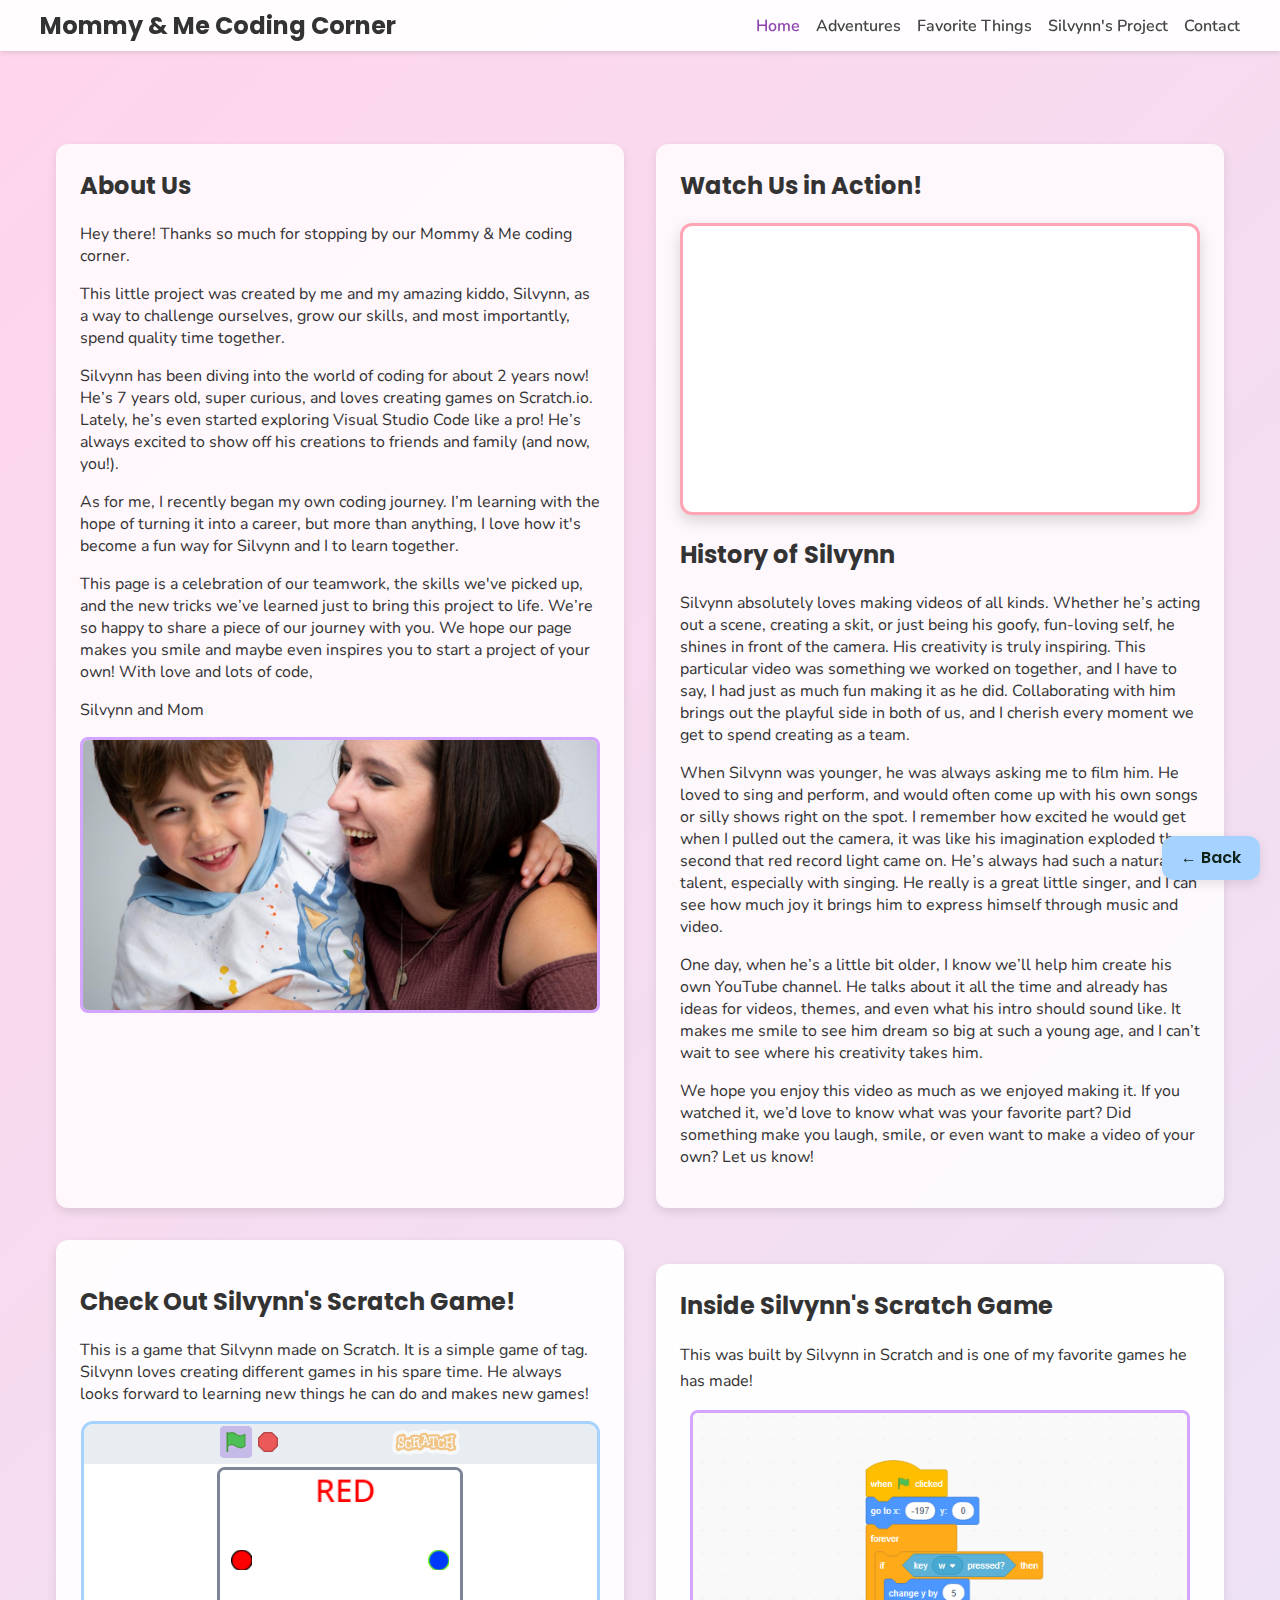
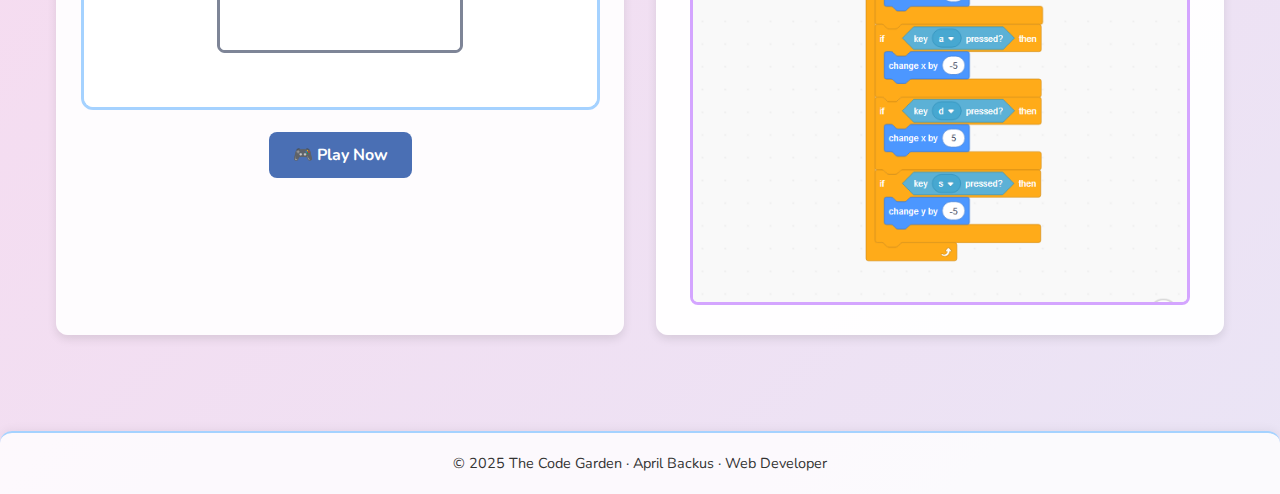
<file: index.html>
<!DOCTYPE html>
<html lang="en">

<head>
  <meta charset="utf-8"/>
  <meta name="viewport" content="width=device-width, initial-scale=1"/>
  <title>Mommy and Me Page</title>
  <link rel="stylesheet" href="style.css"/>
  <link href="https://fonts.googleapis.com/css2?family=Nunito:wght@300;400;700&family=Poppins:wght@600&display=swap" rel="stylesheet"/>
  <meta property="og:title" content="April Backus - Web Developer"/>
  <meta property="og:description" content="Mommy and Me Coding Project"/>
  <meta property="og:image" content="https://backusa920.github.io/MommyandMeWebsite/assets/momandsilvynn_resized_fb.jpg"/>
  <meta property="og:url" content="https://backusa920.github.io/MommyandMeWebsite/index.html"/>
  <meta property="og:type" content="website"/>
</head>

<body>
  <nav class="navbar">
    <div class="nav-content">
      <h1>Mommy & Me Coding Corner</h1>
      <ul>
        <li><a href="index.html" class="active">Home</a></li>
        <li><a href="adventures.html">Adventures</a></li>
        <li><a href="favorite-things.html">Favorite Things</a></li>
        <li><a href="silvynn-project/index.html">Silvynn's Project</a></li>
        <li><a href="contact.html">Contact</a></li>
      </ul>
    </div>
  </nav>

  <main class="container">
    <section class="about">
      <h2>About Us</h2>
      <p>Hey there! Thanks so much for stopping by our Mommy & Me coding corner.</p>
      <p>This little project was created by me and my amazing kiddo, Silvynn, as a way to challenge ourselves, grow our skills, and most importantly, spend quality time together.</p>
      <p>Silvynn has been diving into the world of coding for about 2 years now! He’s 7 years old, super curious, and loves creating games on Scratch.io. Lately, he’s even started exploring Visual Studio Code like a pro! He’s always excited to show off his creations to friends and family (and now, you!).</p>
      <p>As for me, I recently began my own coding journey. I’m learning with the hope of turning it into a career, but more than anything, I love how it's become a fun way for Silvynn and I to learn together.</p>
      <p>This page is a celebration of our teamwork, the skills we've picked up, and the new tricks we’ve learned just to bring this project to life. We’re so happy to share a piece of our journey with you. We hope our page makes you smile and maybe even inspires you to start a project of your own! With love and lots of code,</p>
      <p>Silvynn and Mom</p>
      <div class="photo-wrapper">
        <img class="photo" src="./assets/momandsilvynn_resized_fb.jpg" alt="Mom and Son Smiling Together" />
      </div>
    </section>

    <section class="video">
      <h2>Watch Us in Action!</h2>
      <div class="video-wrapper">
        <iframe src="https://www.youtube.com/embed/_lO_4Ksfh6E" title="YouTube video" frameborder="0" allowfullscreen></iframe>
      </div>
      <h2>History of Silvynn</h2>
      <p>Silvynn absolutely loves making videos of all kinds. Whether he’s acting out a scene, creating a skit, or just being his goofy, fun-loving self, he shines in front of the camera. His creativity is truly inspiring. This particular video was something we worked on together, and I have to say, I had just as much fun making it as he did. Collaborating with him brings out the playful side in both of us, and I cherish every moment we get to spend creating as a team.</p>
      <p>When Silvynn was younger, he was always asking me to film him. He loved to sing and perform, and would often come up with his own songs or silly shows right on the spot. I remember how excited he would get when I pulled out the camera, it was like his imagination exploded the second that red record light came on. He’s always had such a natural talent, especially with singing. He really is a great little singer, and I can see how much joy it brings him to express himself through music and video.</p>
      <p>One day, when he’s a little bit older, I know we’ll help him create his own YouTube channel. He talks about it all the time and already has ideas for videos, themes, and even what his intro should sound like. It makes me smile to see him dream so big at such a young age, and I can’t wait to see where his creativity takes him.</p>
      <p>We hope you enjoy this video as much as we enjoyed making it. If you watched it, we’d love to know what was your favorite part? Did something make you laugh, smile, or even want to make a video of your own? Let us know!</p>
    </section>

    <section class="scratch-project">
      <h2>Check Out Silvynn's Scratch Game!</h2>
      <p>This is a game that Silvynn made on Scratch. It is a simple game of tag. Silvynn loves creating different games in his spare time. He always looks forward to learning new things he can do and makes new games!</p>

      <div class="scratch-wrapper" style="text-align: center;">
        <img src="./assets/scratchgame.png" alt="Preview of Silvynn's Scratch game" class="photo" style="max-width: 100%; border-radius: 12px; border: 3px solid #a5d2ff;" />
        <div style="margin-top: 1rem;">
          <a href="https://scratch.mit.edu/projects/1163755460/fullscreen/" target="_blank" class="play-button">🎮 Play Now</a>
        </div>
      </div>
    </section>

    <section class="scratch-info">
      <h2>Inside Silvynn's Scratch Game</h2>
      <p>This was built by Silvynn in Scratch and is one of my favorite games he has made!</p>
      <div class="photo-wrapper">
        <img class="photo" src="./assets/scratch.png" alt="Screenshot from Silvynn's Scratch game" width="500" />
      </div>
    </section>
  </main>

  <footer class="site-footer">
    <p>© 2025 The Code Garden · April Backus · Web Developer</p>
  </footer>

  <a href="javascript:history.back()" class="fixed-back-btn" title="Go Back">← Back</a>
</body>
</html>
</file>
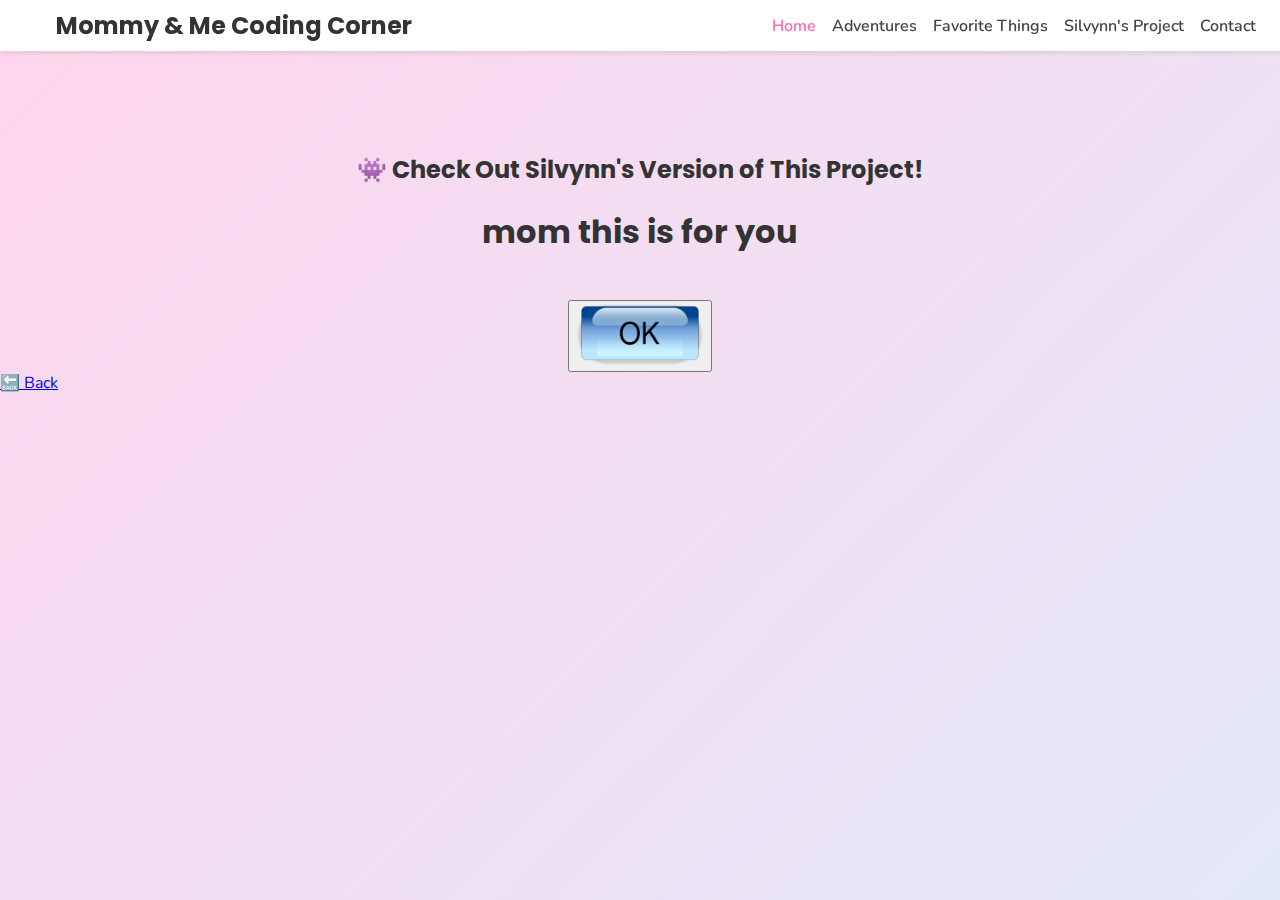
<file: silvynn-project/index.html>
<!DOCTYPE html>
<html lang="en">

  <head>
    <meta charset="utf-8">
    <meta name="viewport" content="width=device-width, initial-scale=1" />
    <title>Mommy and Me Page</title>
    <link rel="stylesheet" href="style.css">
    <link href="https://fonts.googleapis.com/css2?family=Nunito:wght@300;400;700&family=Poppins:wght@600&display=swap" rel="stylesheet">
  </head>

  <body>
  <nav class="navbar">
    <div class="nav-content">
      <h1>Mommy & Me Coding Corner</h1>
      <ul>
        <li><a href="../index.html" class="active">Home</a></li>
        <li><a href="../adventures.html">Adventures</a></li>
        <li><a href="../favorite-things.html">Favorite Things</a></li>
        <li><a href="silvynn-project/index.html">Silvynn's Project</a></li>
        <li><a href="../contact.html" class=>Contact</a></li>
      </ul>
    </div>
  </nav>
  <br>
  <br>
  <br>
  <br>
  <br>
  <br>
  

  <main class="project-container">
   <center> <h2>👾 Check Out Silvynn's Version of This Project!</h2>
     <h1><center>mom this is for you</h1></center>
        <center><br><a href="binder.html"><button><img src="./assets/hi.png" width="128px"></button></a></center>
    
  </main>
  <a href="../index.html" class="back-button" title="Back to Main Site">🔙 Back</a>

</body>
</html>
</file>
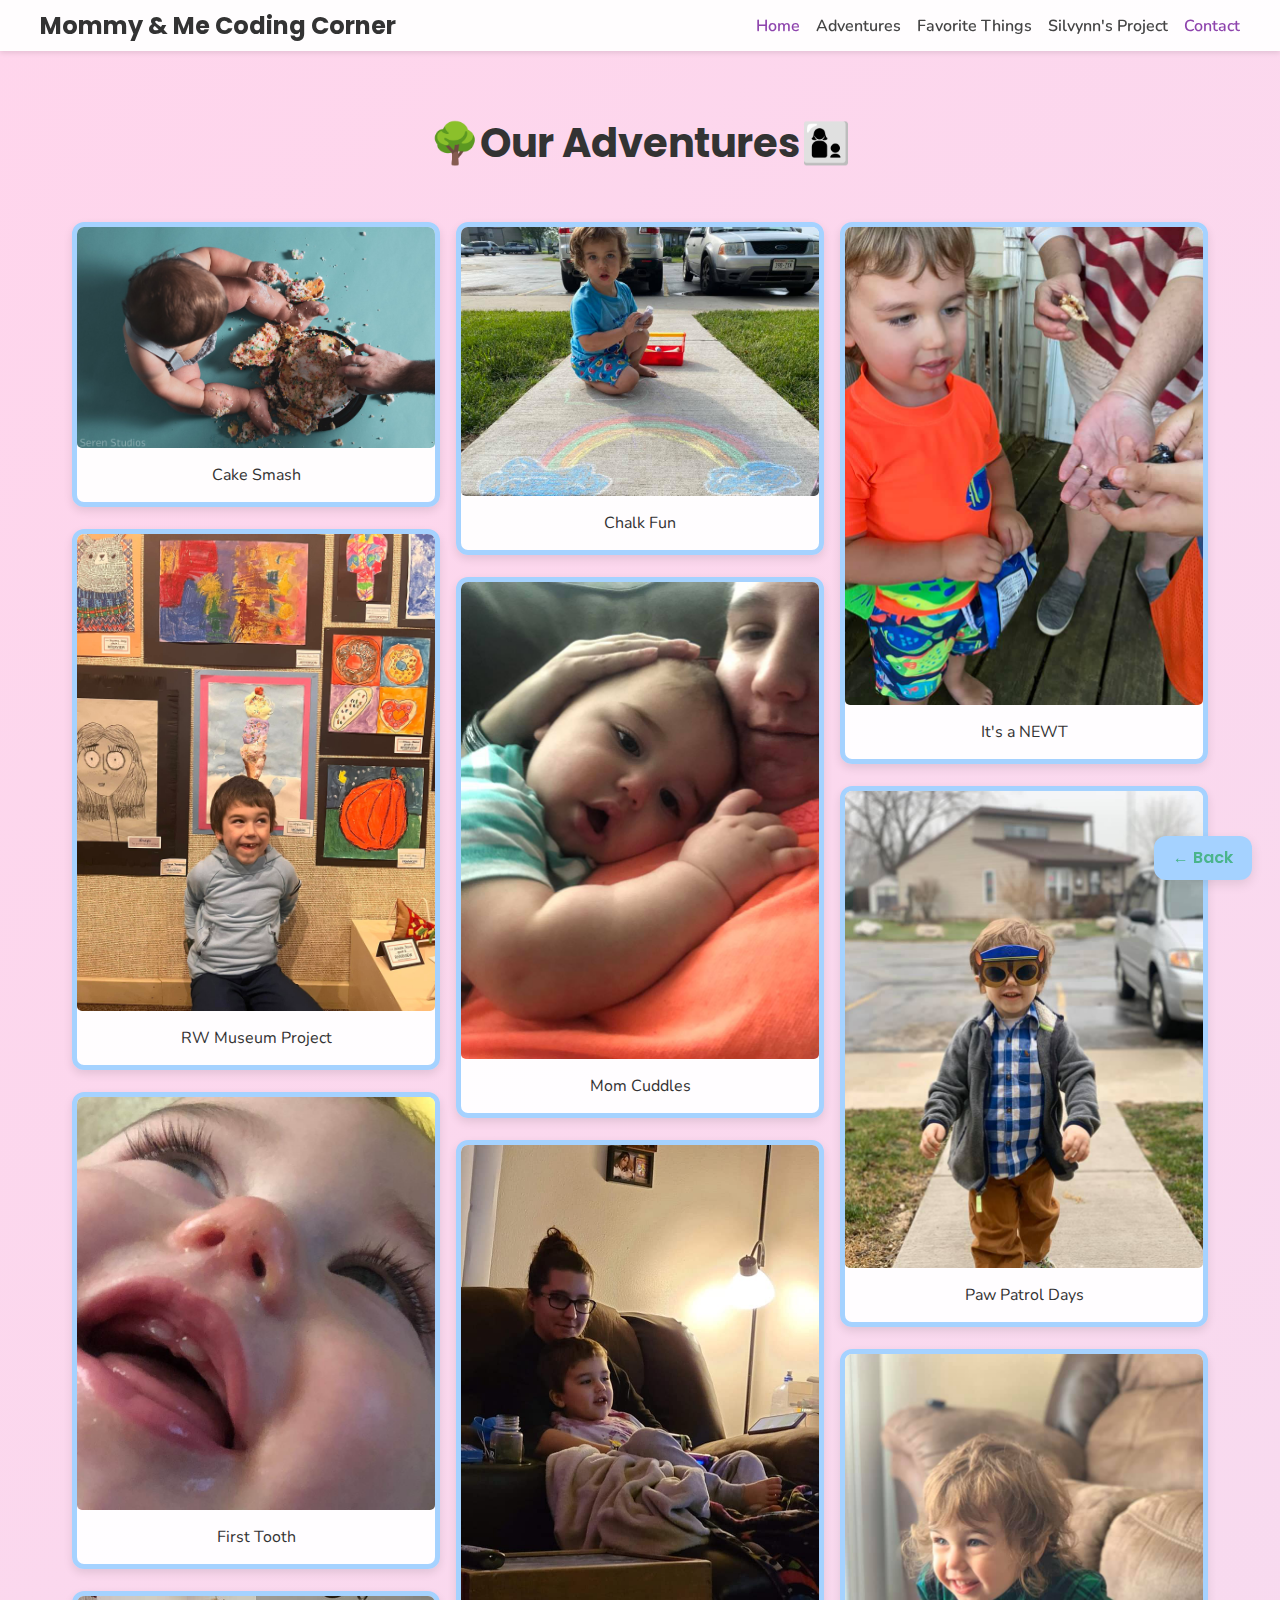
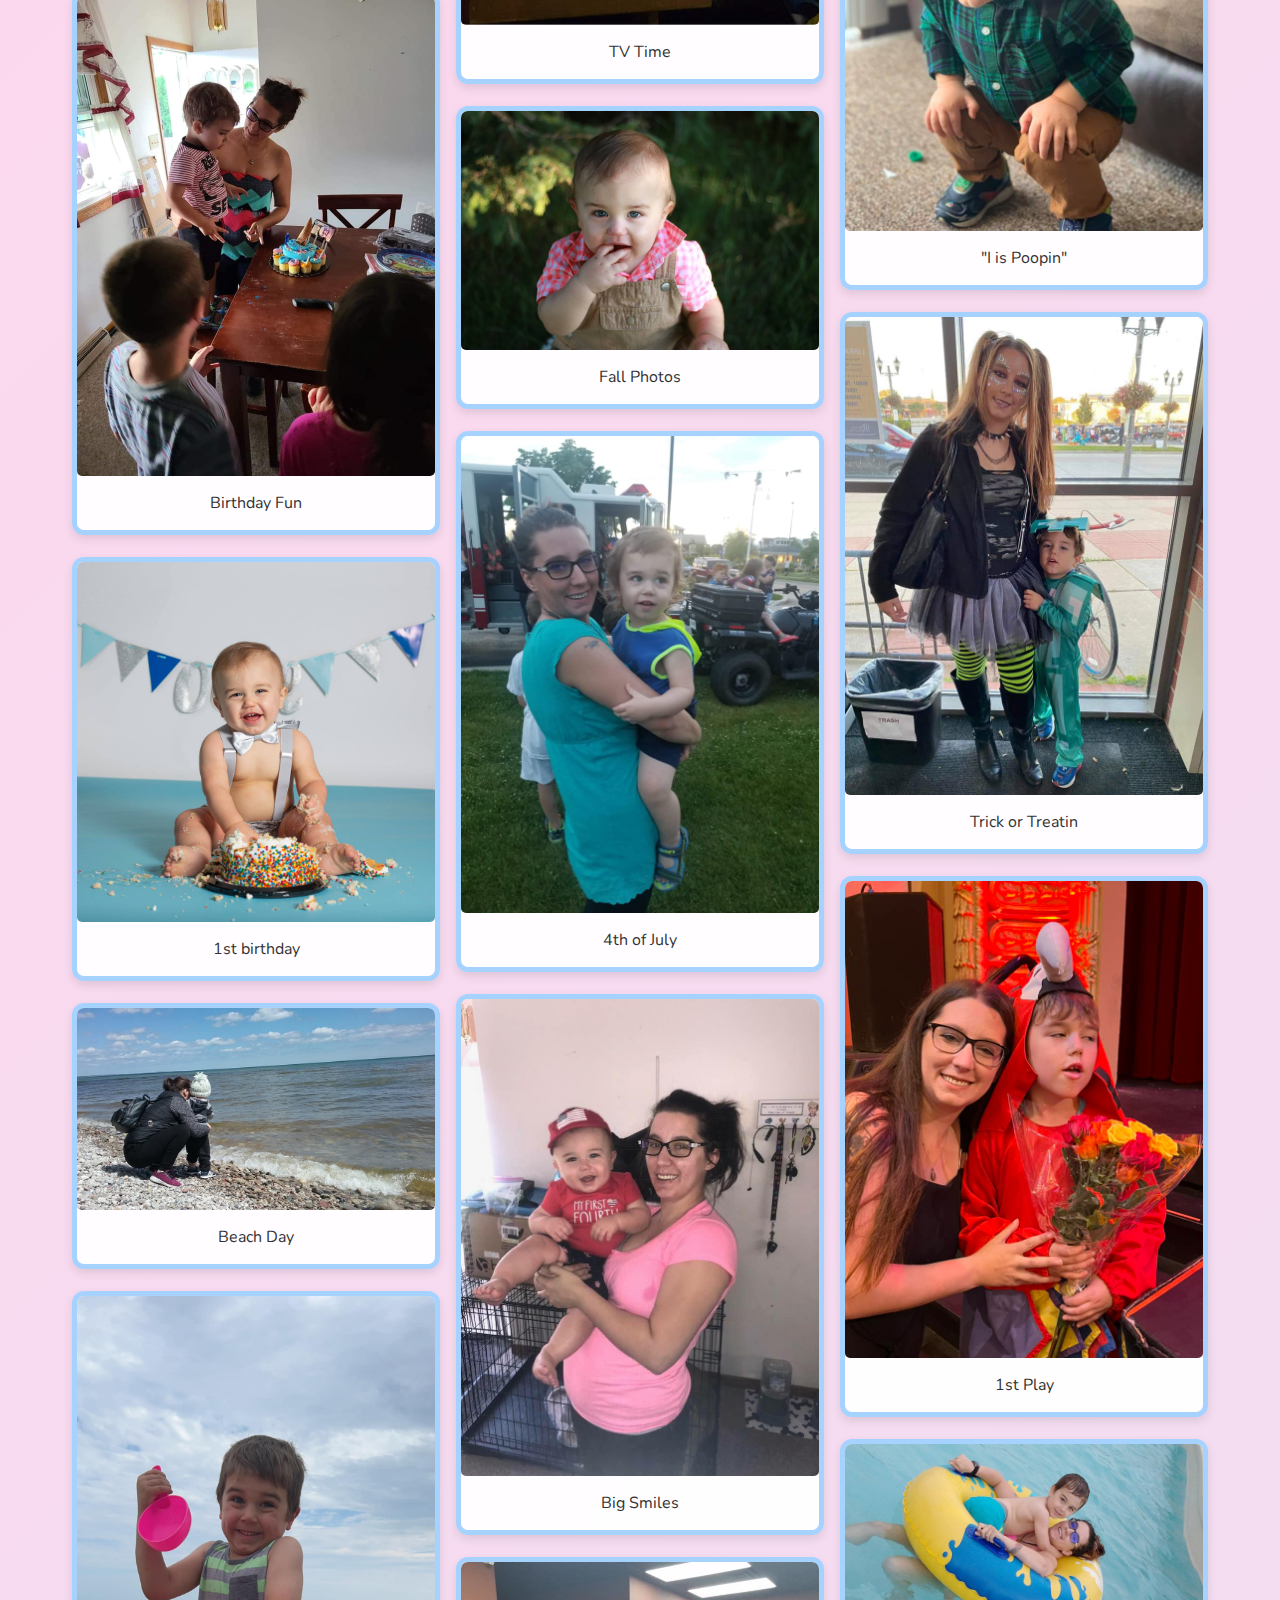
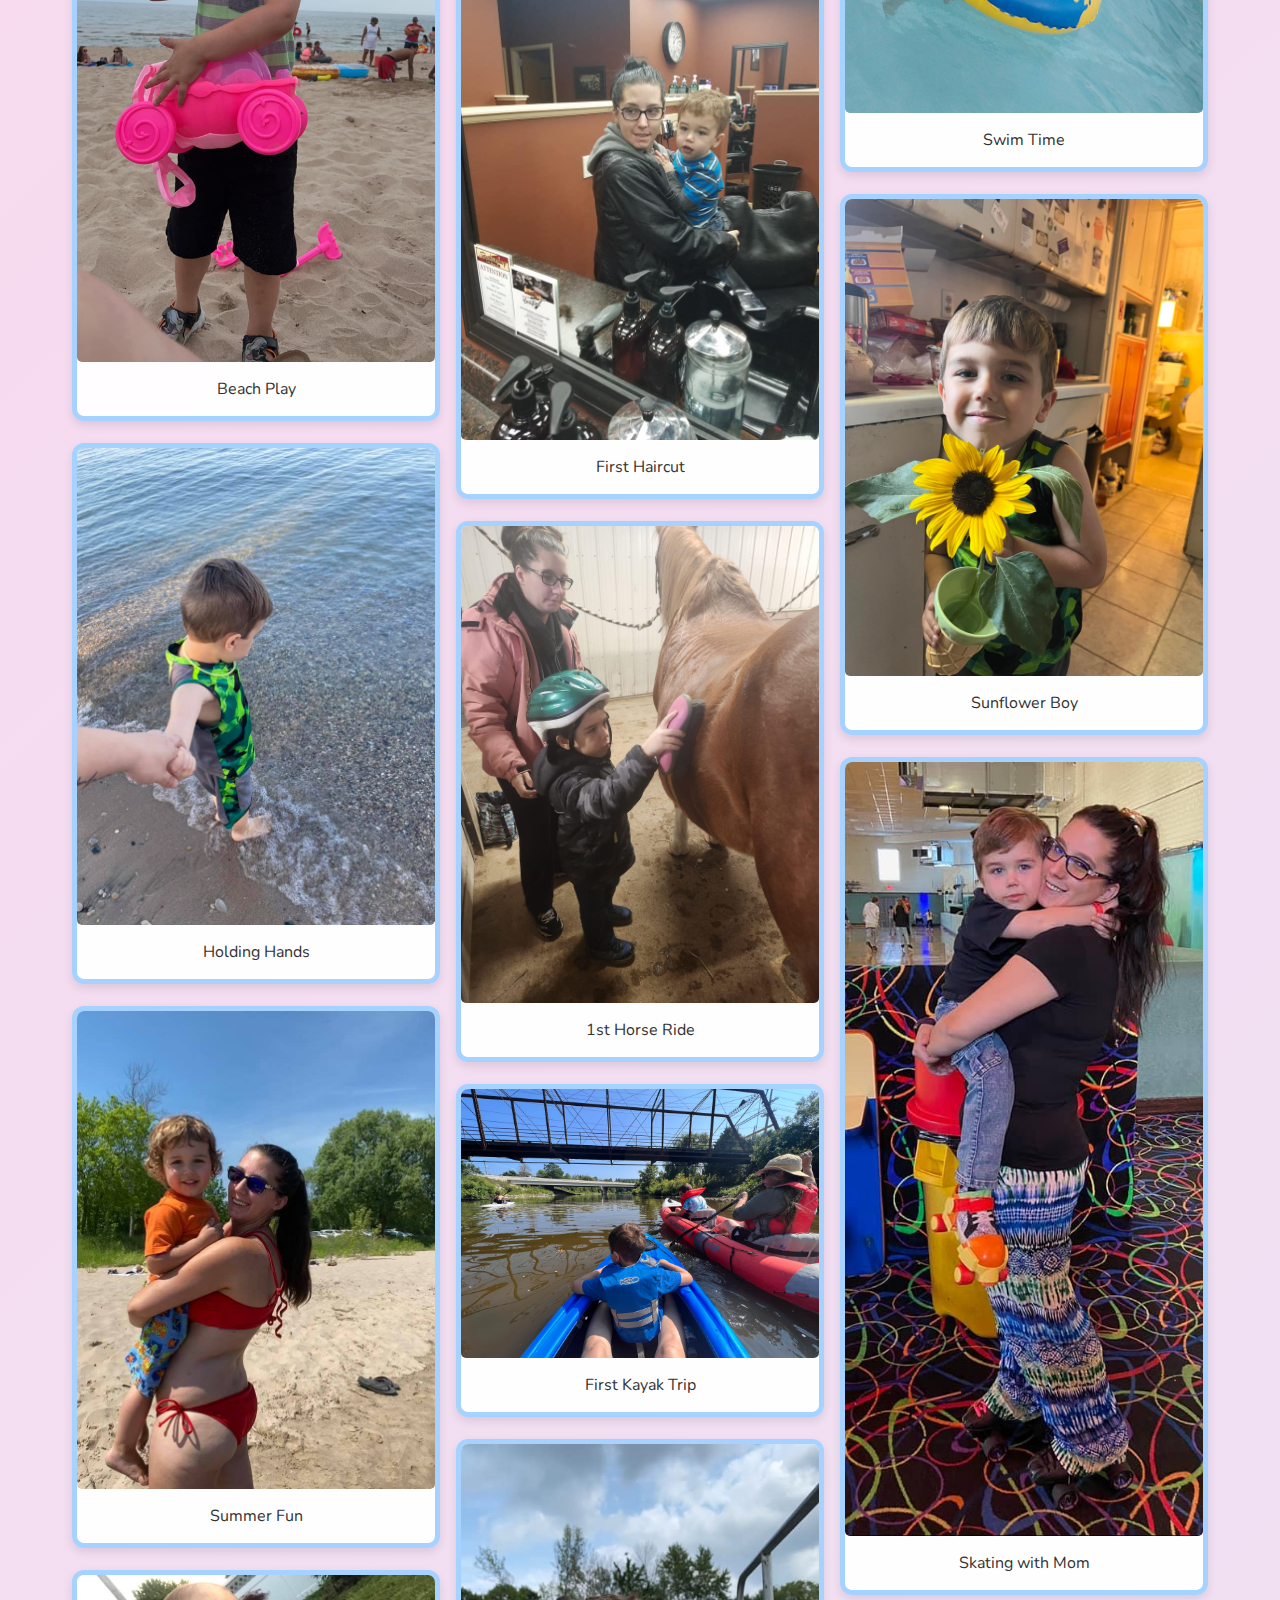
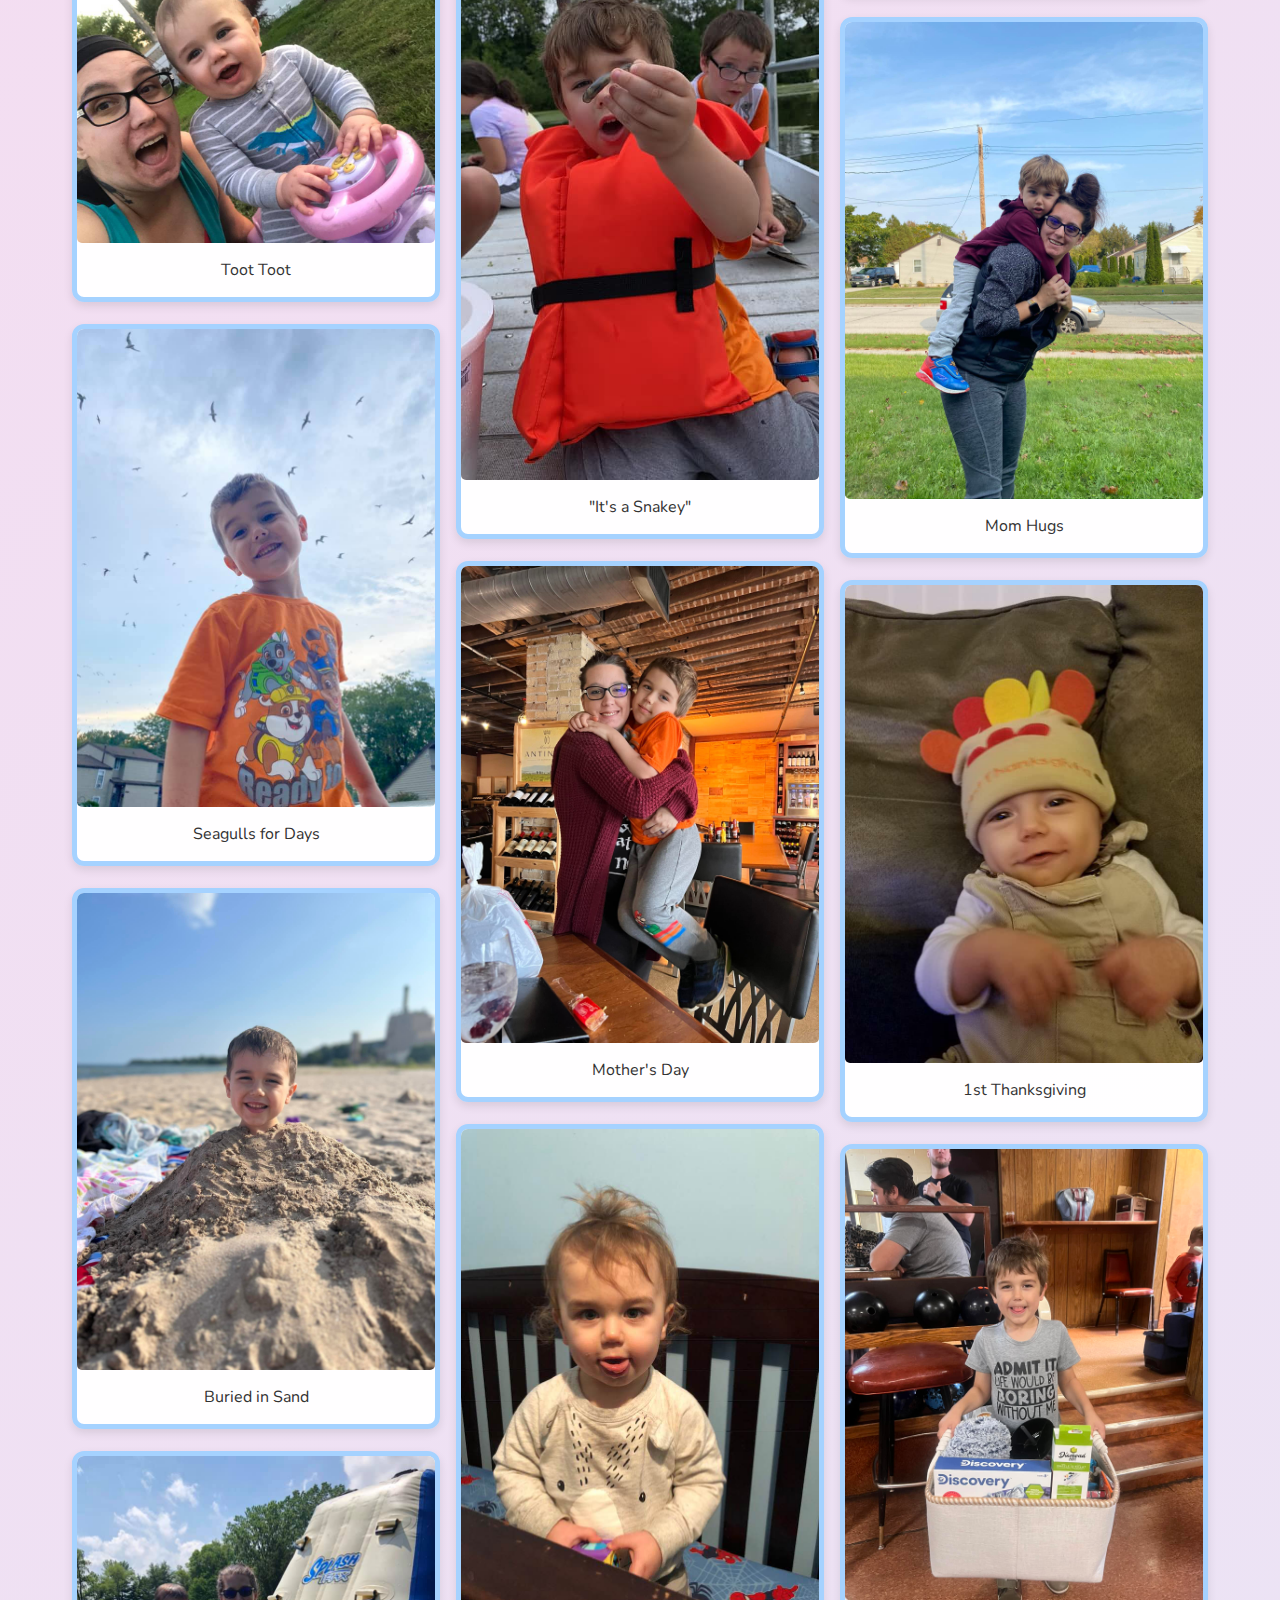
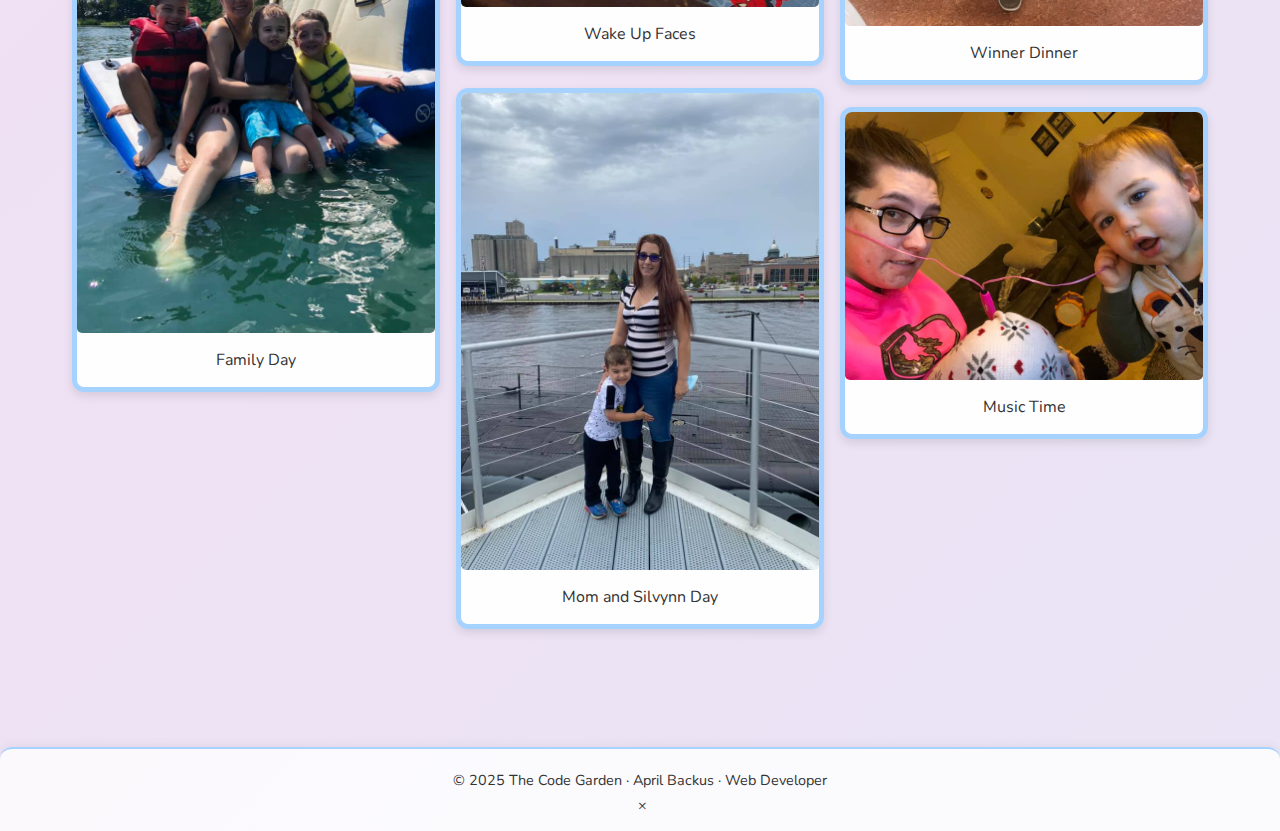
<file: adventures.html>
<!DOCTYPE html>
<html lang="en">
<head>
  <meta charset="UTF-8" />
  <meta name="viewport" content="width=device-width, initial-scale=1" />
  <title>Our Adventures</title>
  <link rel="stylesheet" href="style.css" />
  <link href="https://fonts.googleapis.com/css2?family=Nunito:wght@300;400;700&family=Poppins:wght@600&display=swap" rel="stylesheet">
</head>

<body>
  <nav class="navbar">
    <div class="nav-content">
      <h1>Mommy & Me Coding Corner</h1>
      <ul>
       <li><a href="index.html" class="active">Home</a></li>
        <li><a href="adventures.html">Adventures</a></li>
        <li><a href="favorite-things.html">Favorite Things</a></li>
        <li><a href="silvynn-project/index.html">Silvynn's Project</a></li>
        <li><a href="contact.html" class="active">Contact</a></li>
      </ul>
    </div>
  </nav>

  <main class="gallery-container">
     <h2>🌳Our Adventures👩‍👦</h2>
  

      <div class="photo-grid">

      <div class="photo-card">
        <img src="assets/1stbday.jpg" alt="Adventure Photo 1" class="clickable" onclick="openLightbox(this.src)" />
        <p>Cake Smash</p>
      </div>

      <div class="photo-card">
        <img src="assets/1stprojectinmuseum.jpg" alt="Adventure Photo 2" class="clickable" onclick="openLightbox(this.src)" />
        <p>RW Museum Project</p>
      </div>

      <div class="photo-card">
        <img src="assets/1stteeth.jpg" alt="Adventure Photo 3" class="clickable" onclick="openLightbox(this.src)" />
        <p>First Tooth</p>
      </div>

      <div class="photo-card">
        <img src="assets/bday.jpg" alt="Adventure Photo 4" class="clickable" onclick="openLightbox(this.src)" />
        <p>Birthday Fun</p>
      </div>

      <div class="photo-card">
        <img src="assets/bday2.jpg" alt="Adventure Photo 5" class="clickable" onclick="openLightbox(this.src)" />
        <p>1st birthday</p>
      </div>

      <div class="photo-card">
        <img src="assets/beach2.jpg" alt="Adventure Photo 6" class="clickable" onclick="openLightbox(this.src)" />
        <p>Beach Day</p>
      </div>

      <div class="photo-card">
        <img src="assets/beachday.jpg" alt="Adventure Photo 7" class="clickable" onclick="openLightbox(this.src)" />
        <p>Beach Play</p>
      </div>

      <div class="photo-card">
        <img src="assets/beachdayhand.jpg" alt="Adventure Photo 8" class="clickable" onclick="openLightbox(this.src)" />
        <p>Holding Hands</p>
      </div>

      <div class="photo-card">
        <img src="assets/beachdays.jpg" alt="Adventure Photo 9" class="clickable" onclick="openLightbox(this.src)" />
        <p>Summer Fun</p>
      </div>

      <div class="photo-card">
        <img src="assets/beepbeep.jpg" alt="Adventure Photo 10" class="clickable" onclick="openLightbox(this.src)" />
        <p>Toot Toot</p>
      </div>

      <div class="photo-card">
        <img src="assets/birdsbeachday.jpg" alt="Adventure Photo 11" class="clickable" onclick="openLightbox(this.src)" />
        <p>Seagulls for Days</p>
      </div>

      <div class="photo-card">
        <img src="assets/buried in the sand.jpg" alt="Adventure Photo 12" class="clickable" onclick="openLightbox(this.src)" />
        <p>Buried in Sand</p>
      </div>

      <div class="photo-card">
        <img src="assets/camping.jpg" alt="Adventure Photo 13" class="clickable" onclick="openLightbox(this.src)" />
        <p>Family Day</p>
      </div>

      <div class="photo-card">
        <img src="assets/chalk.jpg" alt="Adventure Photo 14" class="clickable" onclick="openLightbox(this.src)" />
        <p>Chalk Fun</p>
      </div>

      <div class="photo-card">
        <img src="assets/chunk.jpg" alt="Adventure Photo 15" class="clickable" onclick="openLightbox(this.src)" />
        <p>Mom Cuddles</p>
      </div>

      <div class="photo-card">
        <img src="assets/cuddletime.jpg" alt="Adventure Photo 16" class="clickable" onclick="openLightbox(this.src)" />
        <p>TV Time</p>
      </div>

      <div class="photo-card">
        <img src="assets/cute.jpg" alt="Adventure Photo 17" class="clickable" onclick="openLightbox(this.src)" />
        <p>Fall Photos</p>
      </div>

      <div class="photo-card">
        <img src="assets/event.jpg" alt="Adventure Photo 18" class="clickable" onclick="openLightbox(this.src)" />
        <p>4th of July</p>
      </div>

      <div class="photo-card">
        <img src="assets/first4th.jpg" alt="Adventure Photo 19" class="clickable" onclick="openLightbox(this.src)" />
        <p>Big Smiles</p>
      </div>

      <div class="photo-card">
        <img src="assets/firsthaircut.jpg" alt="Adventure Photo 20" class="clickable" onclick="openLightbox(this.src)" />
        <p>First Haircut</p>
      </div>

      <div class="photo-card">
        <img src="assets/firsthorsebackride.jpg" alt="Adventure Photo 21" class="clickable" onclick="openLightbox(this.src)" />
        <p>1st Horse Ride</p>
      </div>

      <div class="photo-card">
        <img src="assets/firsttimekayak.jpg" alt="Adventure Photo 22" class="clickable" onclick="openLightbox(this.src)" />
        <p>First Kayak Trip</p>
      </div>

      <div class="photo-card">
        <img src="assets/fishing2.jpg" alt="Adventure Photo 23" class="clickable" onclick="openLightbox(this.src)" />
        <p>"It's a Snakey"</p>
      </div>

      <div class="photo-card">
        <img src="assets/mothersday.jpg" alt="Adventure Photo 24" class="clickable" onclick="openLightbox(this.src)" />
        <p>Mother's Day</p>
      </div>

      <div class="photo-card">
        <img src="assets/goodmorningfaces.jpg" alt="Adventure Photo 25" class="clickable" onclick="openLightbox(this.src)" />
        <p>Wake Up Faces</p>
      </div>

      <div class="photo-card">
        <img src="assets/muesumdays.jpg" alt="Adventure Photo 26" class="clickable" onclick="openLightbox(this.src)" />
        <p>Mom and Silvynn Day</p>
      </div>

      <div class="photo-card">
        <img src="assets/newt.jpg" alt="Adventure Photo 27" class="clickable" onclick="openLightbox(this.src)" />
        <p>It's a NEWT</p>
      </div>

      <div class="photo-card">
        <img src="assets/pawpatril.jpg" alt="Adventure Photo 28" class="clickable" onclick="openLightbox(this.src)" />
        <p>Paw Patrol Days</p>
      </div>

      <div class="photo-card">
        <img src="assets/poopin2.jpg" alt="Adventure Photo 29" class="clickable" onclick="openLightbox(this.src)" />
        <p>"I is Poopin"</p>
      </div>

      <div class="photo-card">
        <img src="assets/trickortreating.jpg" alt="Adventure Photo 30" class="clickable" onclick="openLightbox(this.src)" />
        <p>Trick or Treatin</p>
      </div>

      <div class="photo-card">
        <img src="assets/yourfirstplay.jpg" alt="Adventure Photo 31" class="clickable" onclick="openLightbox(this.src)" />
        <p>1st Play</p>
      </div>

      <div class="photo-card">
        <img src="assets/pooltime.jpg" alt="Adventure Photo 32" class="clickable" onclick="openLightbox(this.src)" />
        <p>Swim Time</p>
      </div>

      <div class="photo-card">
        <img src="assets/sunflower.jpg" alt="Adventure Photo 33" class="clickable" onclick="openLightbox(this.src)" />
        <p>Sunflower Boy</p>
      </div>

      <div class="photo-card">
        <img src="assets/skatingwithmom.jpg" alt="Adventure Photo 34" class="clickable" onclick="openLightbox(this.src)" />
        <p>Skating with Mom</p>
      </div>

      <div class="photo-card">
        <img src="assets/us.jpg" alt="Adventure Photo 35" class="clickable" onclick="openLightbox(this.src)" />
        <p>Mom Hugs</p>
      </div>

      <div class="photo-card">
        <img src="assets/thanks.jpg" alt="Adventure Photo 36" class="clickable" onclick="openLightbox(this.src)" />
        <p>1st Thanksgiving</p>
      </div>

      <div class="photo-card">
        <img src="assets/winningbowlingbasket.jpg" alt="Adventure Photo 37" class="clickable" onclick="openLightbox(this.src)" />
        <p>Winner Dinner</p>
      </div>
      
      <div class="photo-card">
        <img src="assets/music.jpg" alt="Adventure Photo 38" class="clickable" onclick="openLightbox(this.src)" />
        <p>Music Time</p>
      </div>
    </div>

    
  </main>

  <script src="script.js"></script>

  <footer class="site-footer">
  <p>© 2025 The Code Garden · April Backus · Web Developer</p>
  

  <a href="javascript:history.back()" class="fixed-back-btn" title="Go Back">← Back</a>

  <div id="lightbox" class="lightbox" onclick="closeLightbox()">
    <img id="lightbox-img" class="lightbox-content" />
    <span class="close-btn">&times;</span>
  </div>

</body>
</html>
</file>
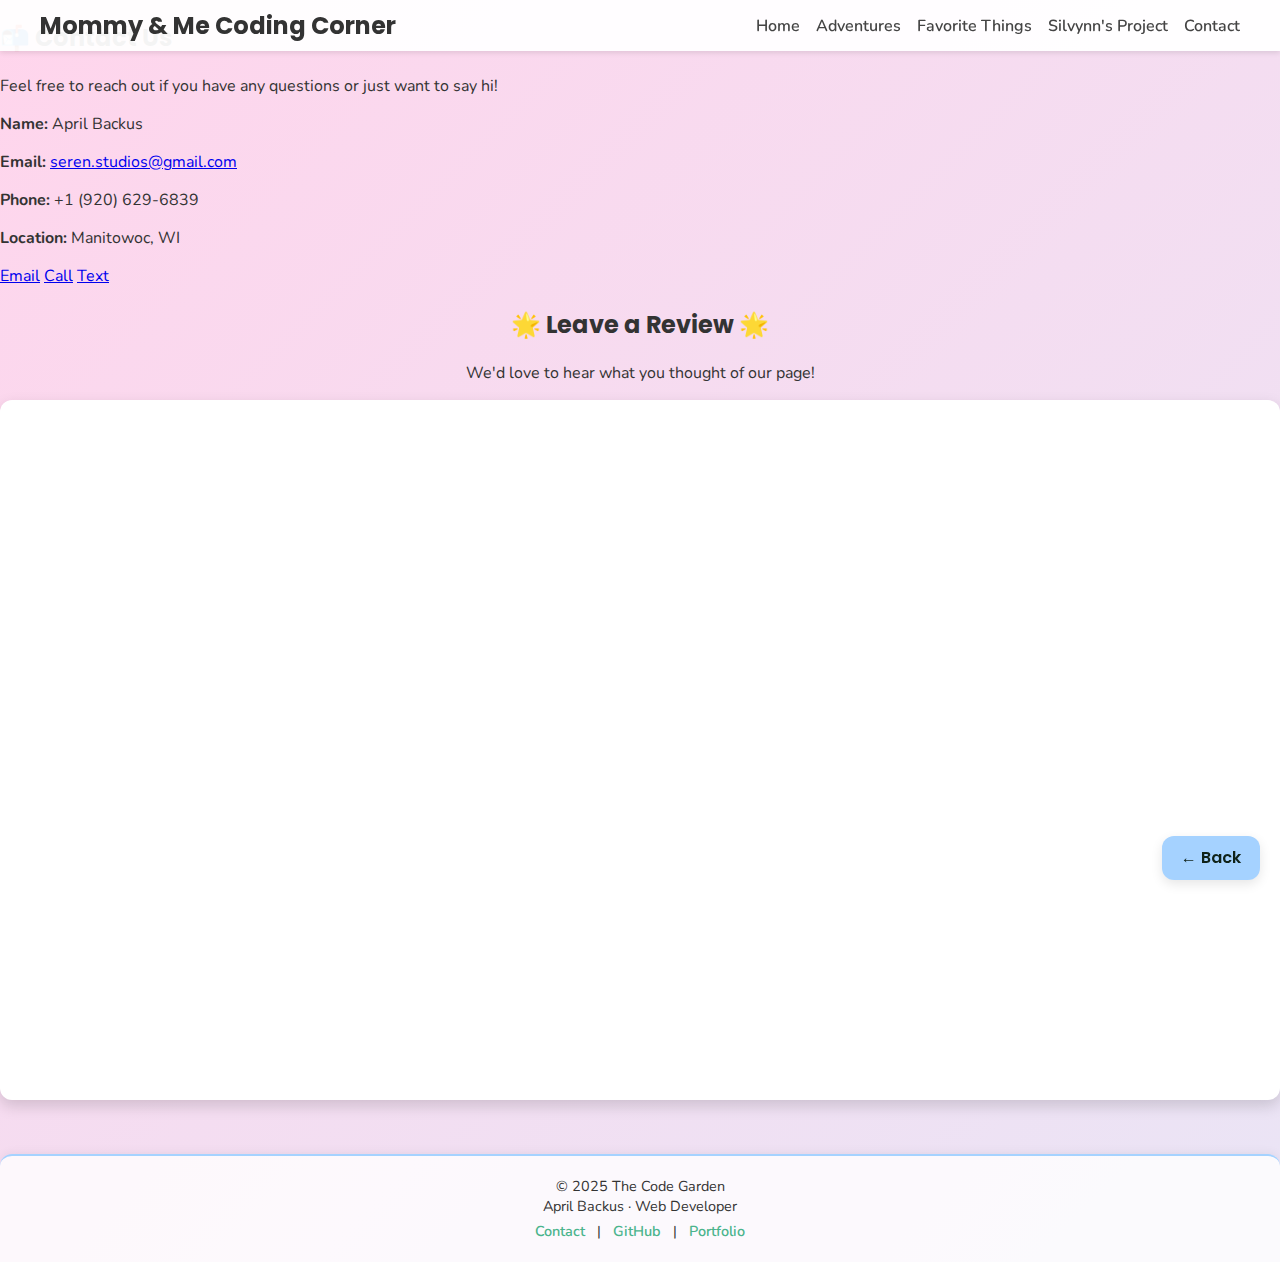
<file: contact.html>
<!DOCTYPE html>
<html lang="en">

<head>
  <meta charset="UTF-8" />
  <meta name="viewport" content="width=device-width, initial-scale=1" />
  <title>Contact Us</title>
  <link rel="stylesheet" href="style.css" />
  <link href="https://fonts.googleapis.com/css2?family=Nunito:wght@300;400;700&family=Poppins:wght@600&display=swap" rel="stylesheet">
</head>

<body>
  <nav class="navbar">
    <div class="nav-content">
      <h1>Mommy & Me Coding Corner</h1>
      <ul>
        <li><a href="index.html">Home</a></li>
        <li><a href="adventures.html">Adventures</a></li>
        <li><a href="favorite-things.html">Favorite Things</a></li>
        <li><a href="silvynn-project/index.html">Silvynn's Project</a></li>
        <li><a href="contact.html" class=>Contact</a></li>
      </ul>
    </div>
  </nav>

    <section class="contact-box">
  <h2>📬 Contact Us</h2>
  <p class="intro-text">Feel free to reach out if you have any questions or just want to say hi!</p>
  
  <section class="contact-info">
    <p><strong>Name:</strong> April Backus</p>
    <p><strong>Email:</strong> <a href="mailto:seren.studios@gmail.com">seren.studios@gmail.com</a></p>
    <p><strong>Phone:</strong> +1 (920) 629-6839</p>
    <p><strong>Location:</strong> Manitowoc, WI</p>
  </section>

    
    <div class="contact-bar">
        <div class="contact-buttons">
        <a href="mailto:seren.studios@gmail.com" class="contact-btn">Email</a>
        <a href="tel:+19206296839" class="contact-btn">Call</a>
        <a href="sms:+19206296839" class="contact-btn">Text</a>
        </div>
    </div>
    </section>

    <section class="review-section">
    <div style="text-align: center;">
        <h2>🌟 Leave a Review 🌟</h2>
        <p>We'd love to hear what you thought of our page!</p>
    
    </div>
    <div class="google-form-wrapper">
        <iframe src="https://docs.google.com/forms/d/e/1FAIpQLSf6MjmwWlAjw6h9lHlWEl7vChi11LRQPmytKTDkY9hRdVIfuA/viewform?embedded=true" width="100%" height="700" frameborder="0" marginheight="0" marginwidth="0">Loading…</iframe>
    </div>
    </section>
  

  <footer class="site-footer">
    <p>© 2025 The Code Garden <br> April Backus · Web Developer</p>
    <p>
      <a href="mailto:seren.studios@gmail.com">Contact</a> |
      <a href="https://github.com/BackusA920" target="_blank">GitHub</a> |
      <a href="https://github.com/BackusA920/portfolio" target="_blank">Portfolio</a>
    </p>
  </footer>

  <a href="javascript:history.back()" class="fixed-back-btn" title="Go Back">← Back</a>

  <script>
    function rateSite(emoji) {
      const response = document.getElementById('rating-response');
      response.textContent = `Thank you for your feedback! You rated us: ${emoji}`;
    }
  </script>
</body>

</html>
</file>
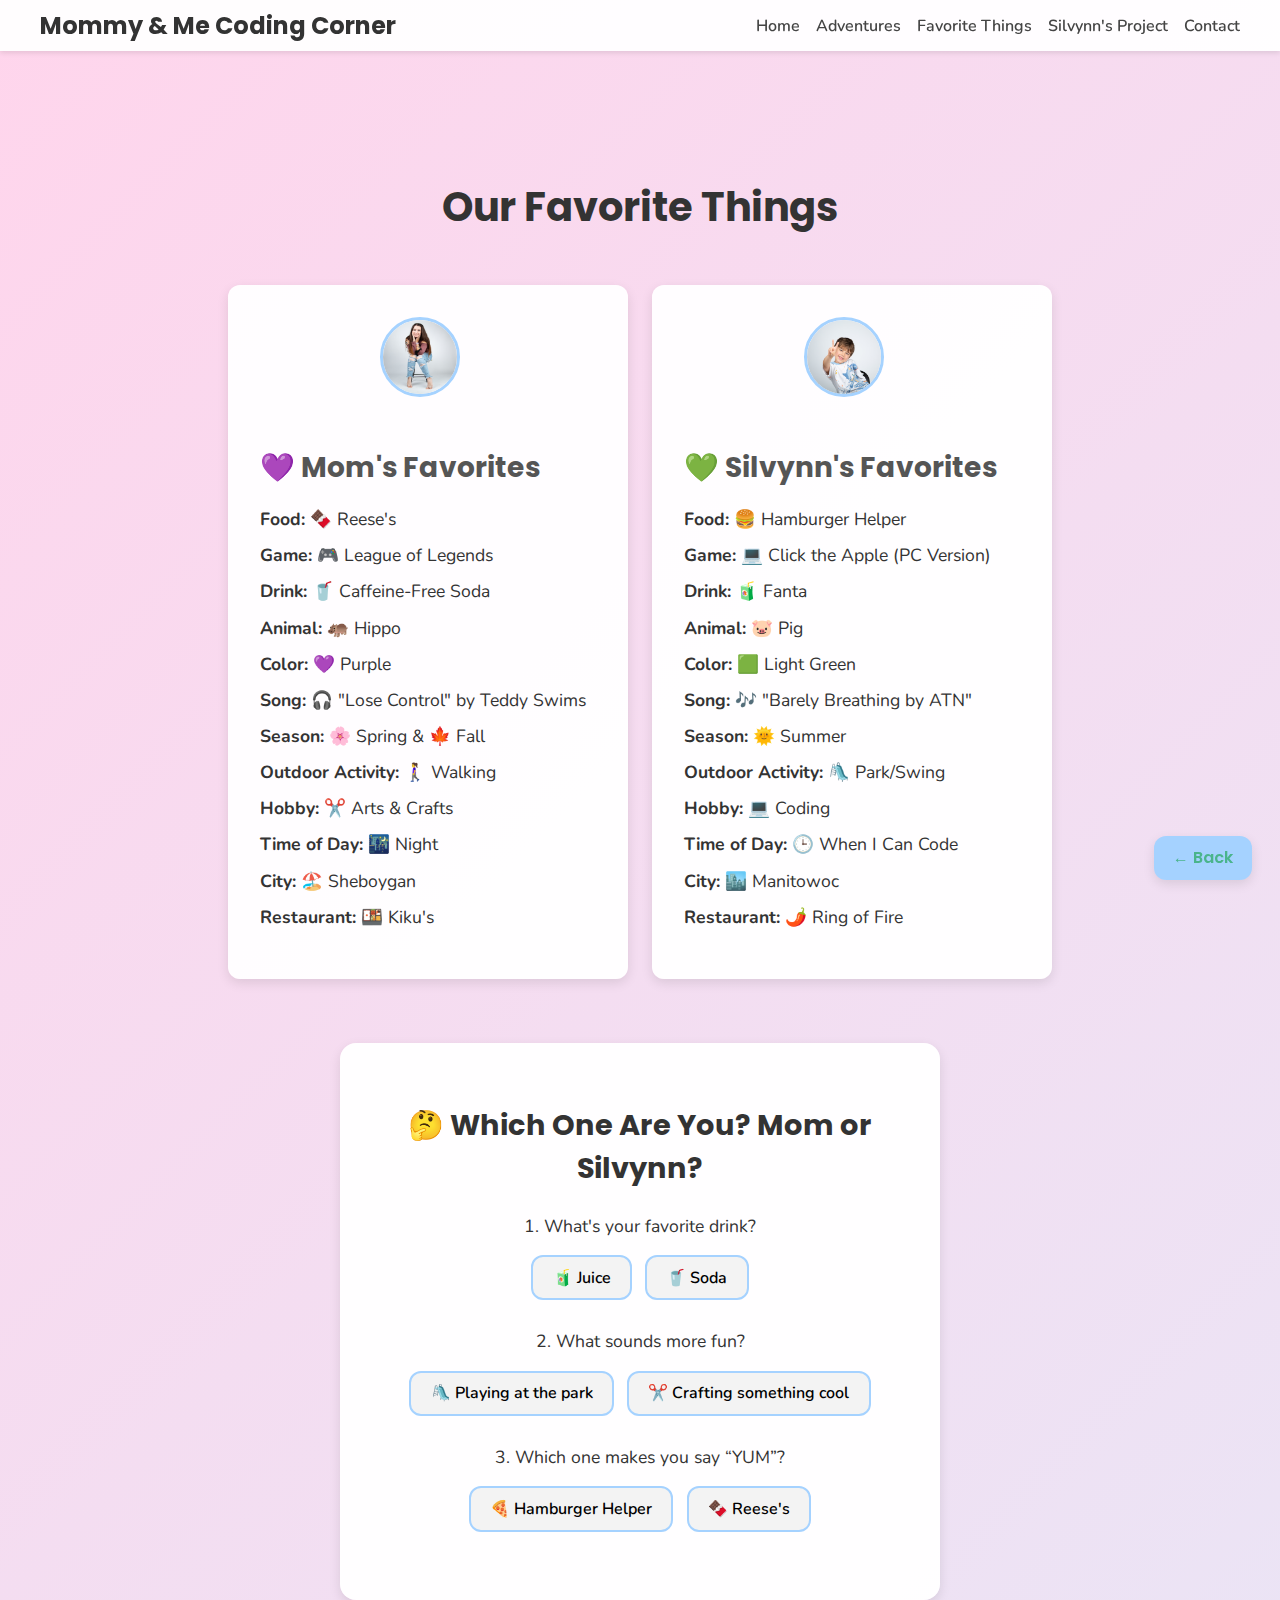
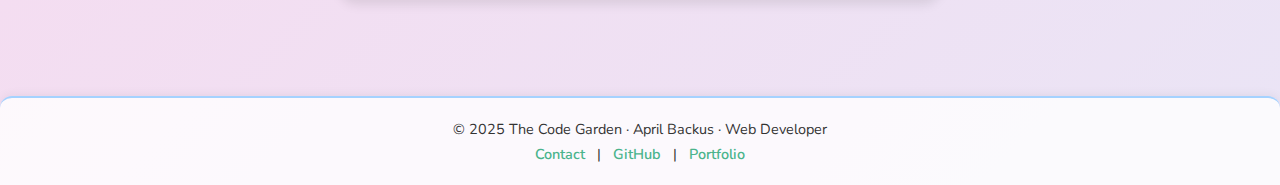
<file: favorite-things.html>
<!DOCTYPE html>
<html lang="en">
<head>
  <meta charset="UTF-8" />
  <meta name="viewport" content="width=device-width, initial-scale=1" />
  <title>Favorite Things</title>
  <link rel="stylesheet" href="style.css" />
  <link href="https://fonts.googleapis.com/css2?family=Nunito:wght@300;400;700&family=Poppins:wght@600&display=swap" rel="stylesheet">
</head>

<body>
  <nav class="navbar">
    <div class="nav-content">
      <h1>Mommy & Me Coding Corner</h1>
      <ul>
        <li><a href="index.html">Home</a></li>
        <li><a href="adventures.html">Adventures</a></li>
        <li><a href="favorite-things.html" class=>Favorite Things</a></li>
        <li><a href="silvynn-project/index.html">Silvynn's Project</a></li>
        <li><a href="contact.html" class=>Contact</a></li>
      </ul>
    </div>
  </nav>

  <main class="favorites-container">
    <h2 class="favorites-heading">Our Favorite Things</h2>

    <div class="favorites-grid">
      <section class="favorite-card">
        <img src="assets/Mommy.jpg" class="avatar" id="mom-avatar" alt="Mom's photo">
        <h3>💜 Mom's Favorites</h3>
        <ul>
          <li><strong>Food:</strong> 🍫 Reese's</li>
          <li><strong>Game:</strong> 🎮 League of Legends</li>
          <li><strong>Drink:</strong> 🥤 Caffeine-Free Soda</li>
          <li><strong>Animal:</strong> 🦛 Hippo</li>
          <li><strong>Color:</strong> 💜 Purple</li>
          <li><strong>Song:</strong> 🎧 "Lose Control" by Teddy Swims</li>
          <li><strong>Season:</strong> 🌸 Spring & 🍁 Fall</li>
          <li><strong>Outdoor Activity:</strong> 🚶‍♀️ Walking</li>
          <li><strong>Hobby:</strong> ✂️ Arts & Crafts</li>
          <li><strong>Time of Day:</strong> 🌃 Night</li>
          <li><strong>City:</strong> 🏖️ Sheboygan</li>
          <li><strong>Restaurant:</strong> 🍱 Kiku's</li>
        </ul>
      </section>

      <section class="favorite-card">
        <img src="assets/Silvynn.jpg" class="avatar" id="silvynn-avatar" alt="Silvynn's photo">
        <h3>💚 Silvynn's Favorites</h3>
        <ul>
          <li><strong>Food:</strong> 🍔 Hamburger Helper</li>
          <li><strong>Game:</strong> 💻 Click the Apple (PC Version)</li>
          <li><strong>Drink:</strong> 🧃 Fanta</li>
          <li><strong>Animal:</strong> 🐷 Pig</li>
          <li><strong>Color:</strong> 🟩 Light Green</li>
          <li><strong>Song:</strong> 🎶 "Barely Breathing by ATN"</li>
          <li><strong>Season:</strong> 🌞 Summer</li>
          <li><strong>Outdoor Activity:</strong> 🛝 Park/Swing</li>
          <li><strong>Hobby:</strong> 💻 Coding</li>
          <li><strong>Time of Day:</strong> 🕒 When I Can Code</li>
          <li><strong>City:</strong> 🏙️ Manitowoc</li>
          <li><strong>Restaurant:</strong> 🌶️ Ring of Fire</li>
        </ul>
      </section>
    </div>

    <div class="personality-quiz">
      <h3>🤔 Which One Are You? Mom or Silvynn?</h3>

      <div class="quiz-question">
        <p>1. What's your favorite drink?</p>
        <button data-team="silvynn">🧃 Juice</button>
        <button data-team="mom">🥤 Soda</button>
      </div>

      <div class="quiz-question">
        <p>2. What sounds more fun?</p>
        <button data-team="silvynn">🛝 Playing at the park</button>
        <button data-team="mom">✂️ Crafting something cool</button>
      </div>

      <div class="quiz-question">
        <p>3. Which one makes you say “YUM”?</p>
        <button data-team="silvynn">🍕 Hamburger Helper</button>
        <button data-team="mom">🍫 Reese's</button>
      </div>

      <div class="quiz-result" id="quiz-result"></div>
    </div>
  </main>

  
  <script src="script.js"></script>
<footer class="site-footer">
  <p>© 2025 The Code Garden · April Backus · Web Developer</p>
  <p>
    <a href="mailto:seren.studios@gmail.com">Contact</a> |
    <a href="https://github.com/BackusA920" target="_blank">GitHub</a> |
    <a href="https://github.com/BackusA920/portfolio" target="_blank">Portfolio</a>
  </p>

  <a href="javascript:history.back()" class="fixed-back-btn" title="Go Back">← Back</a>

</body>
</html>
</file>
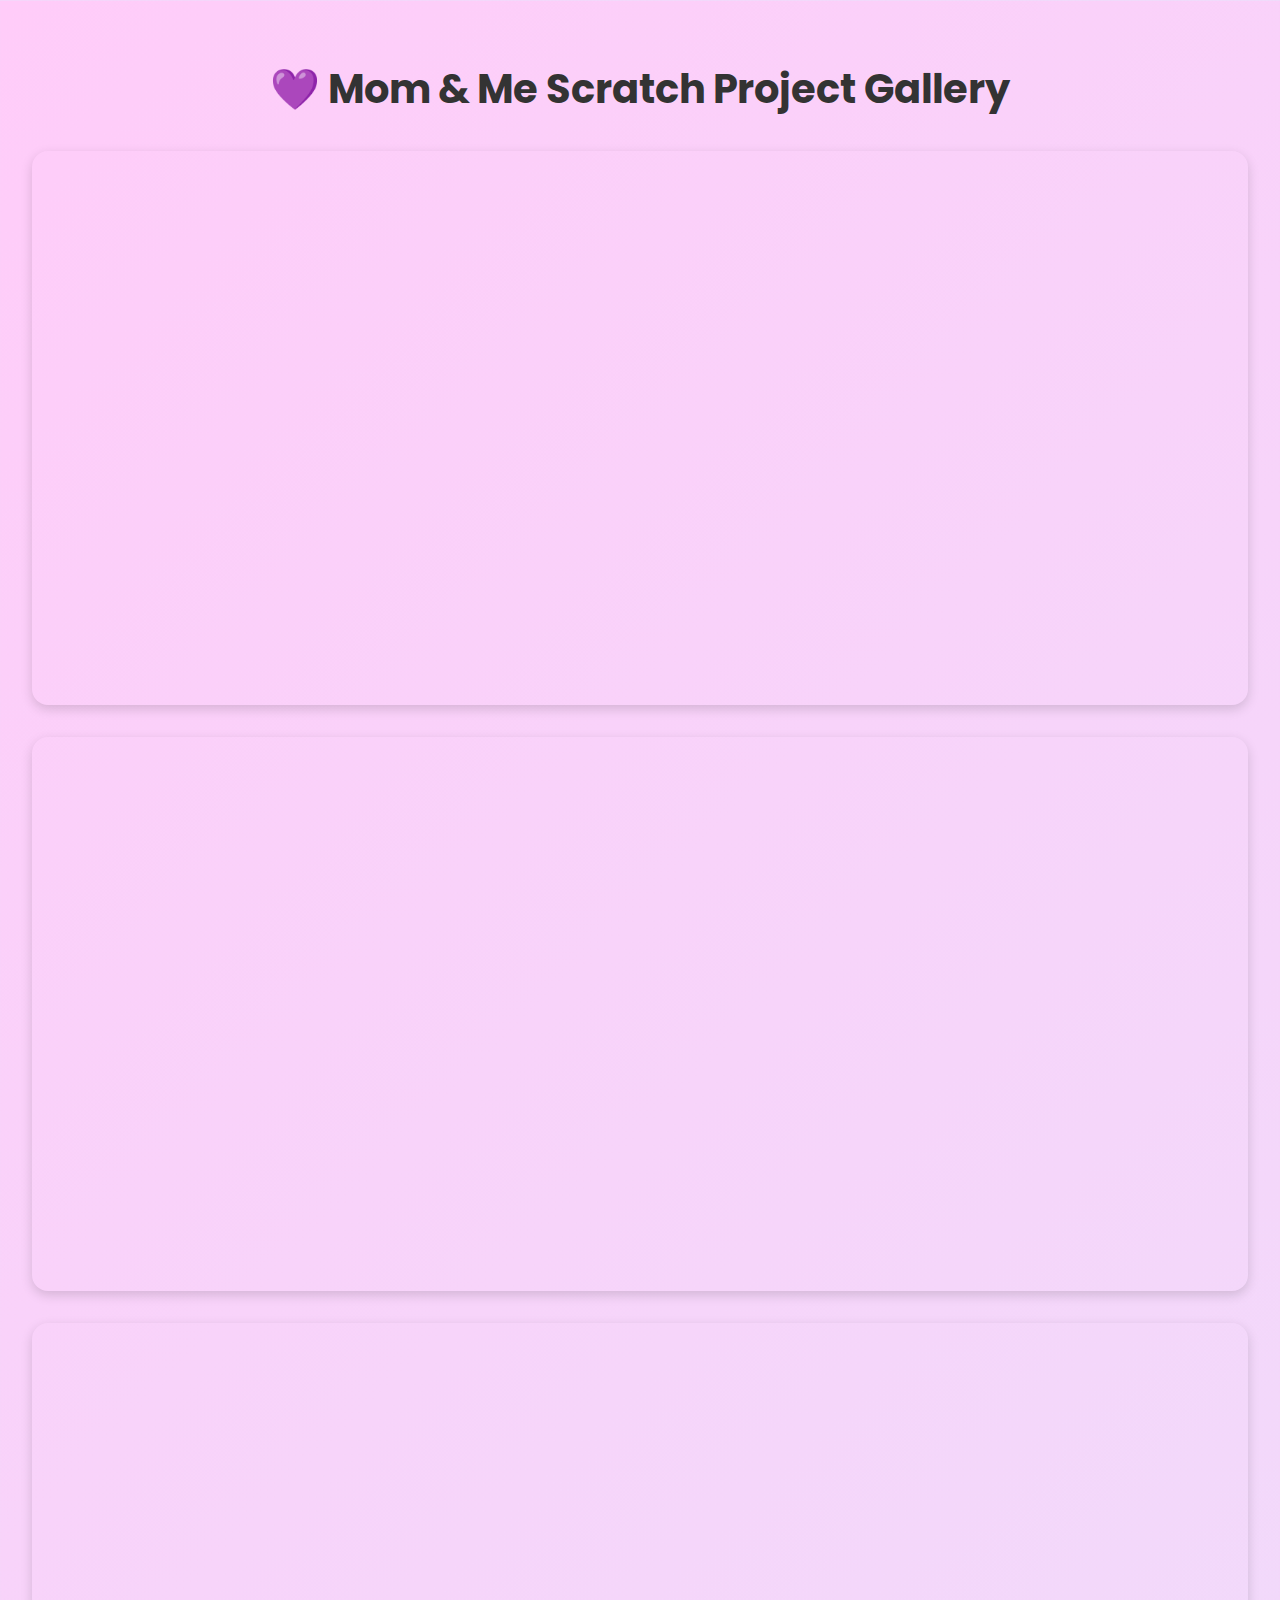
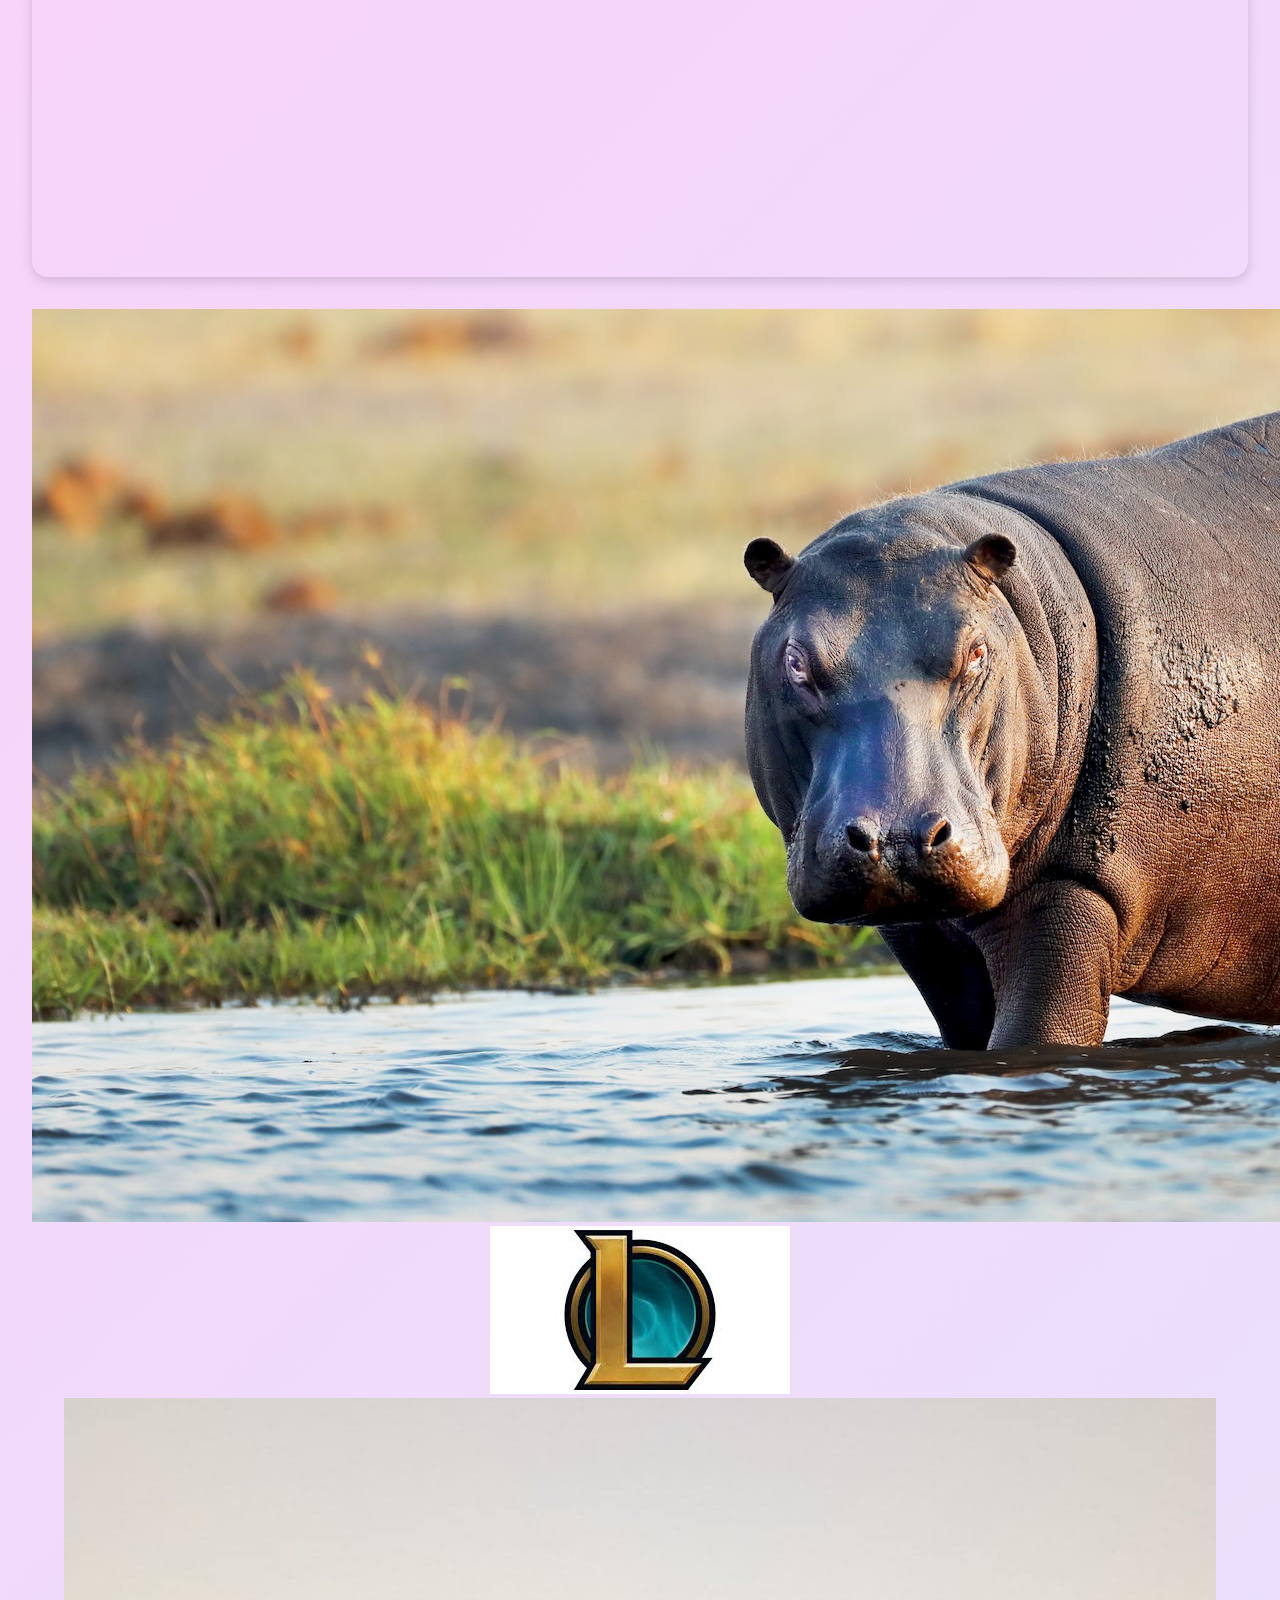
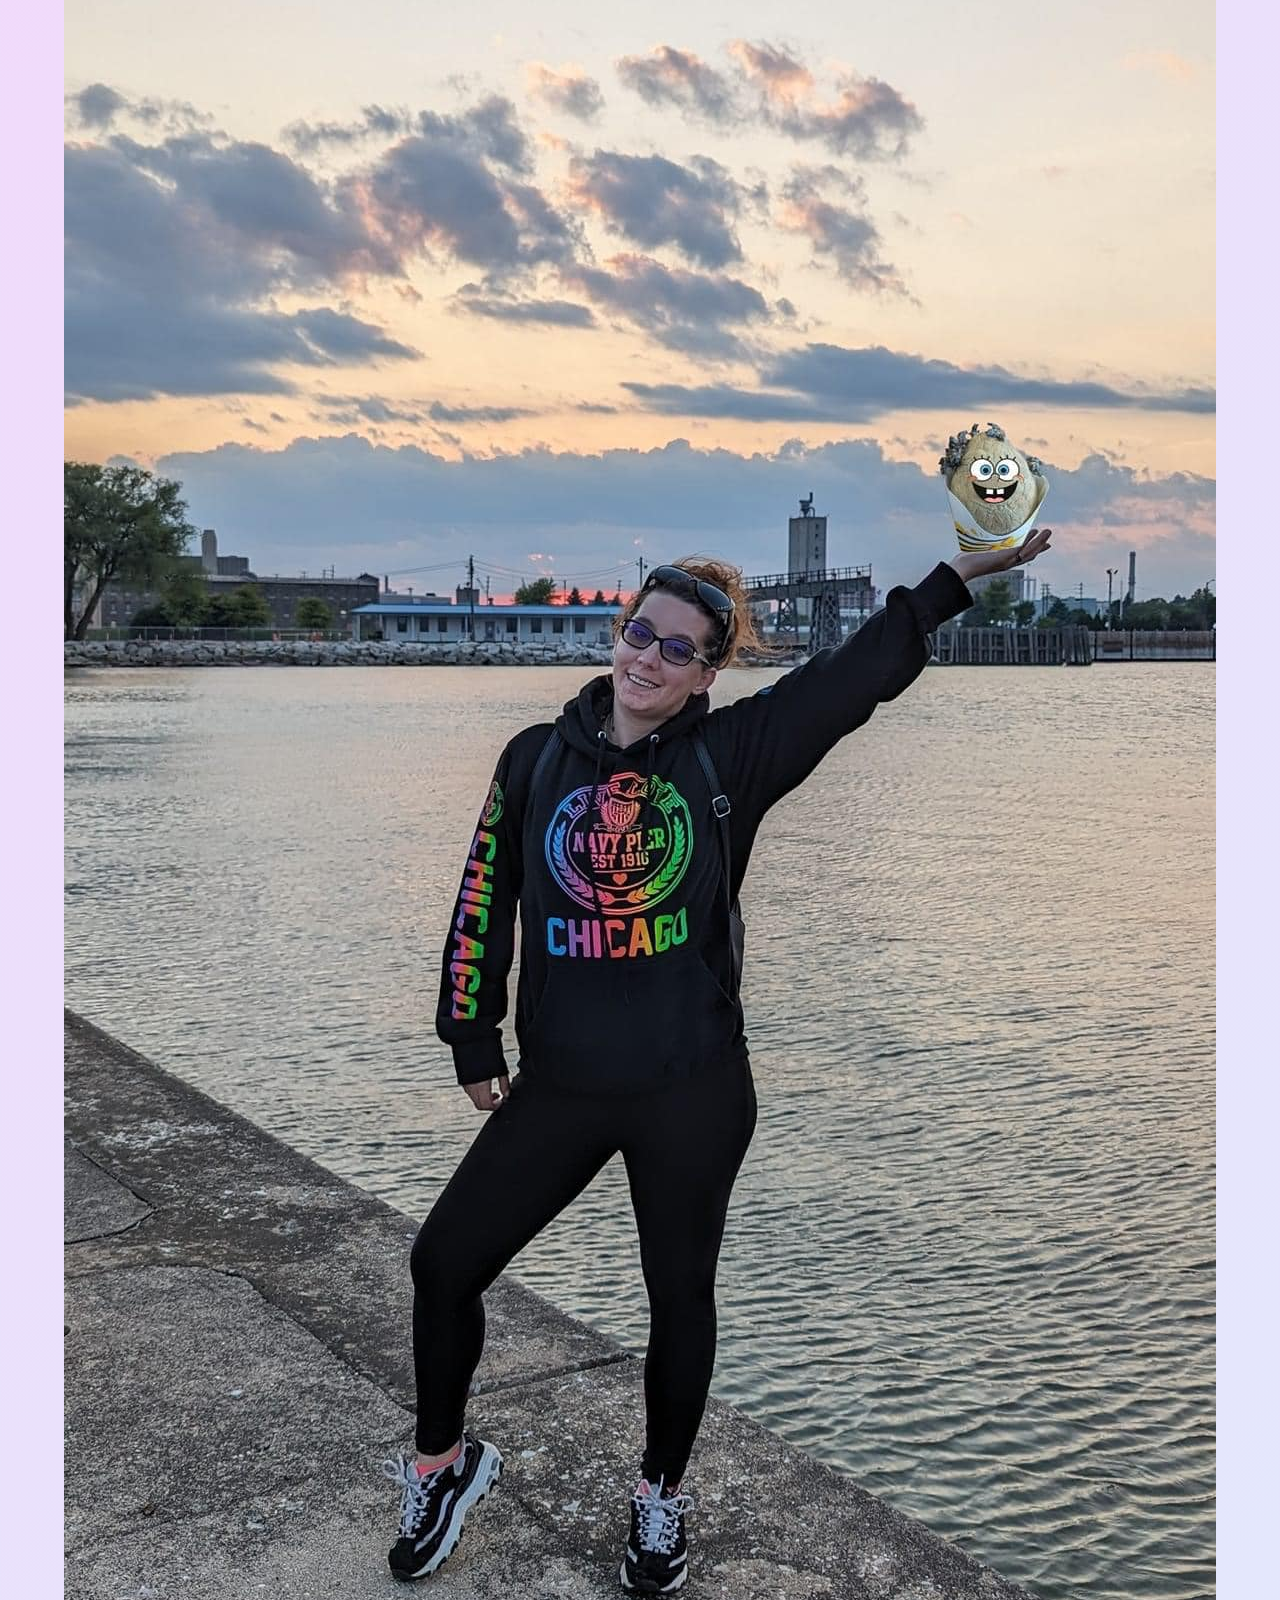
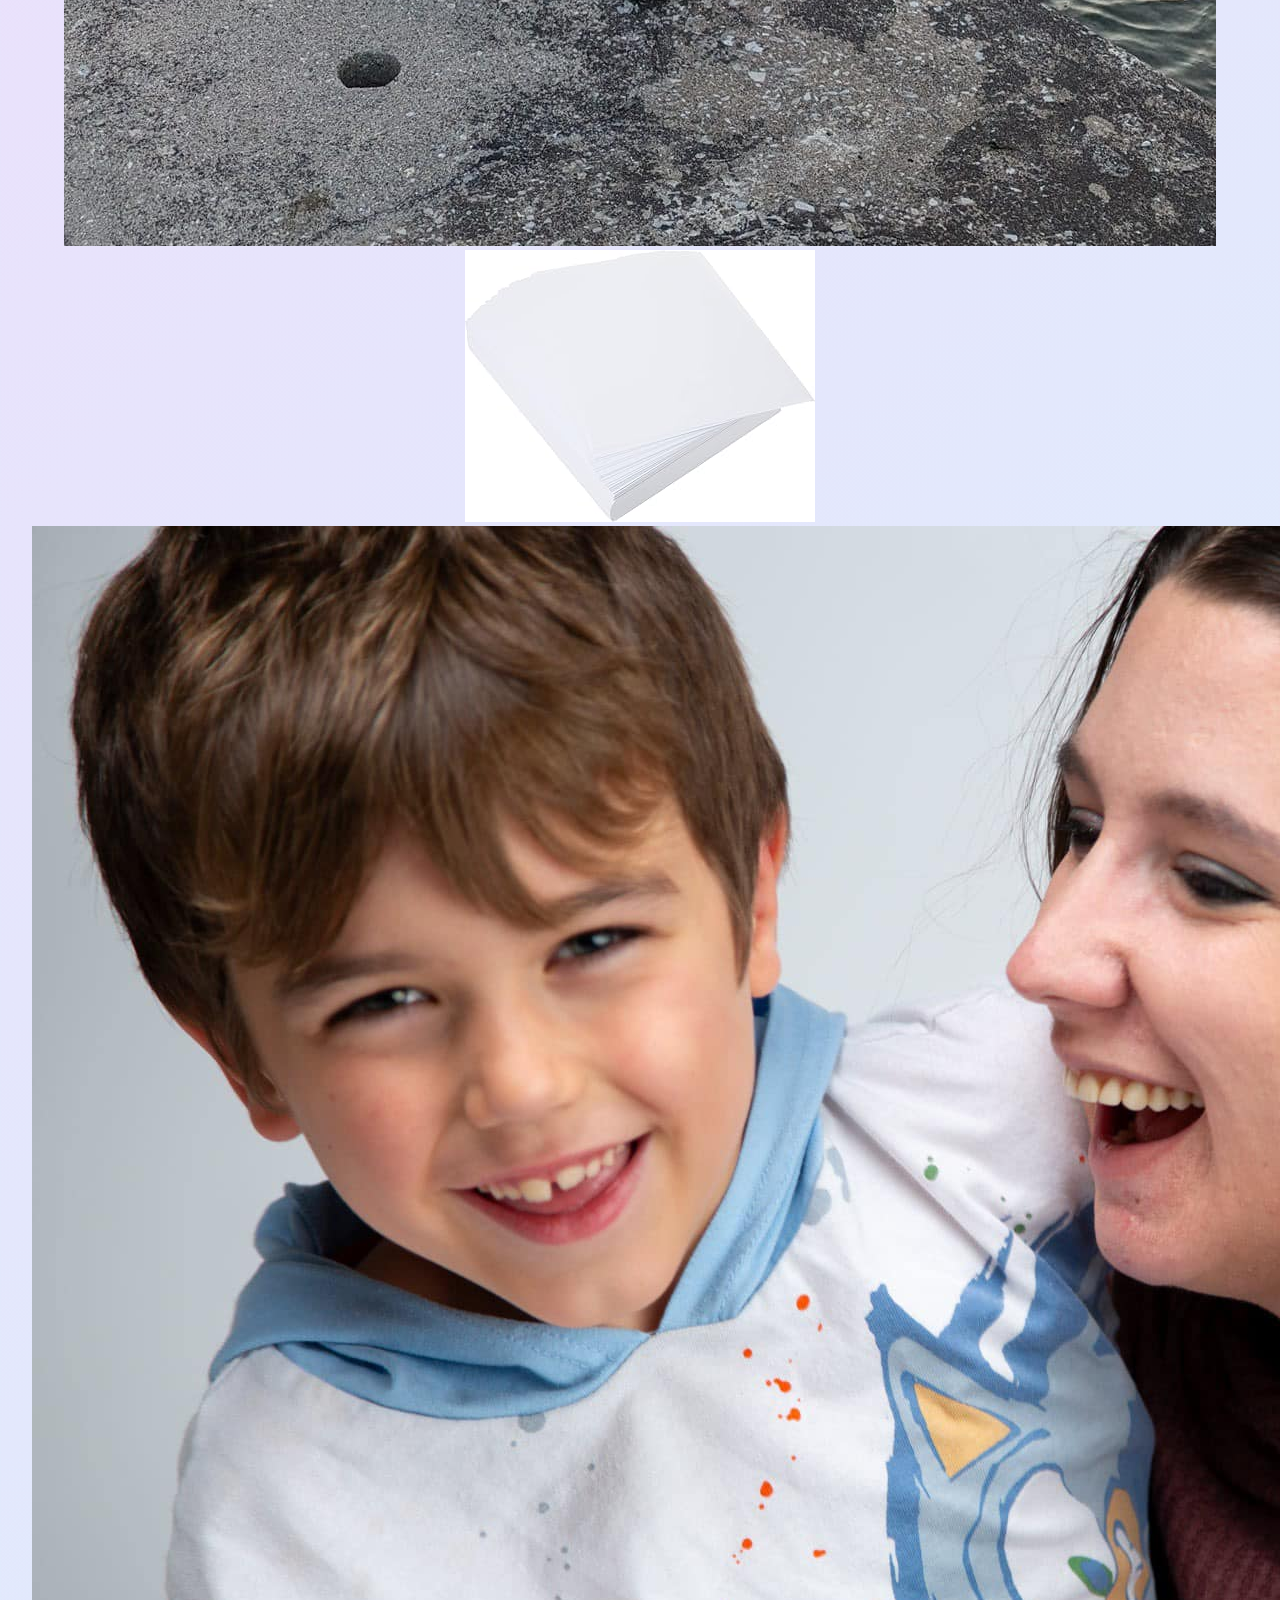
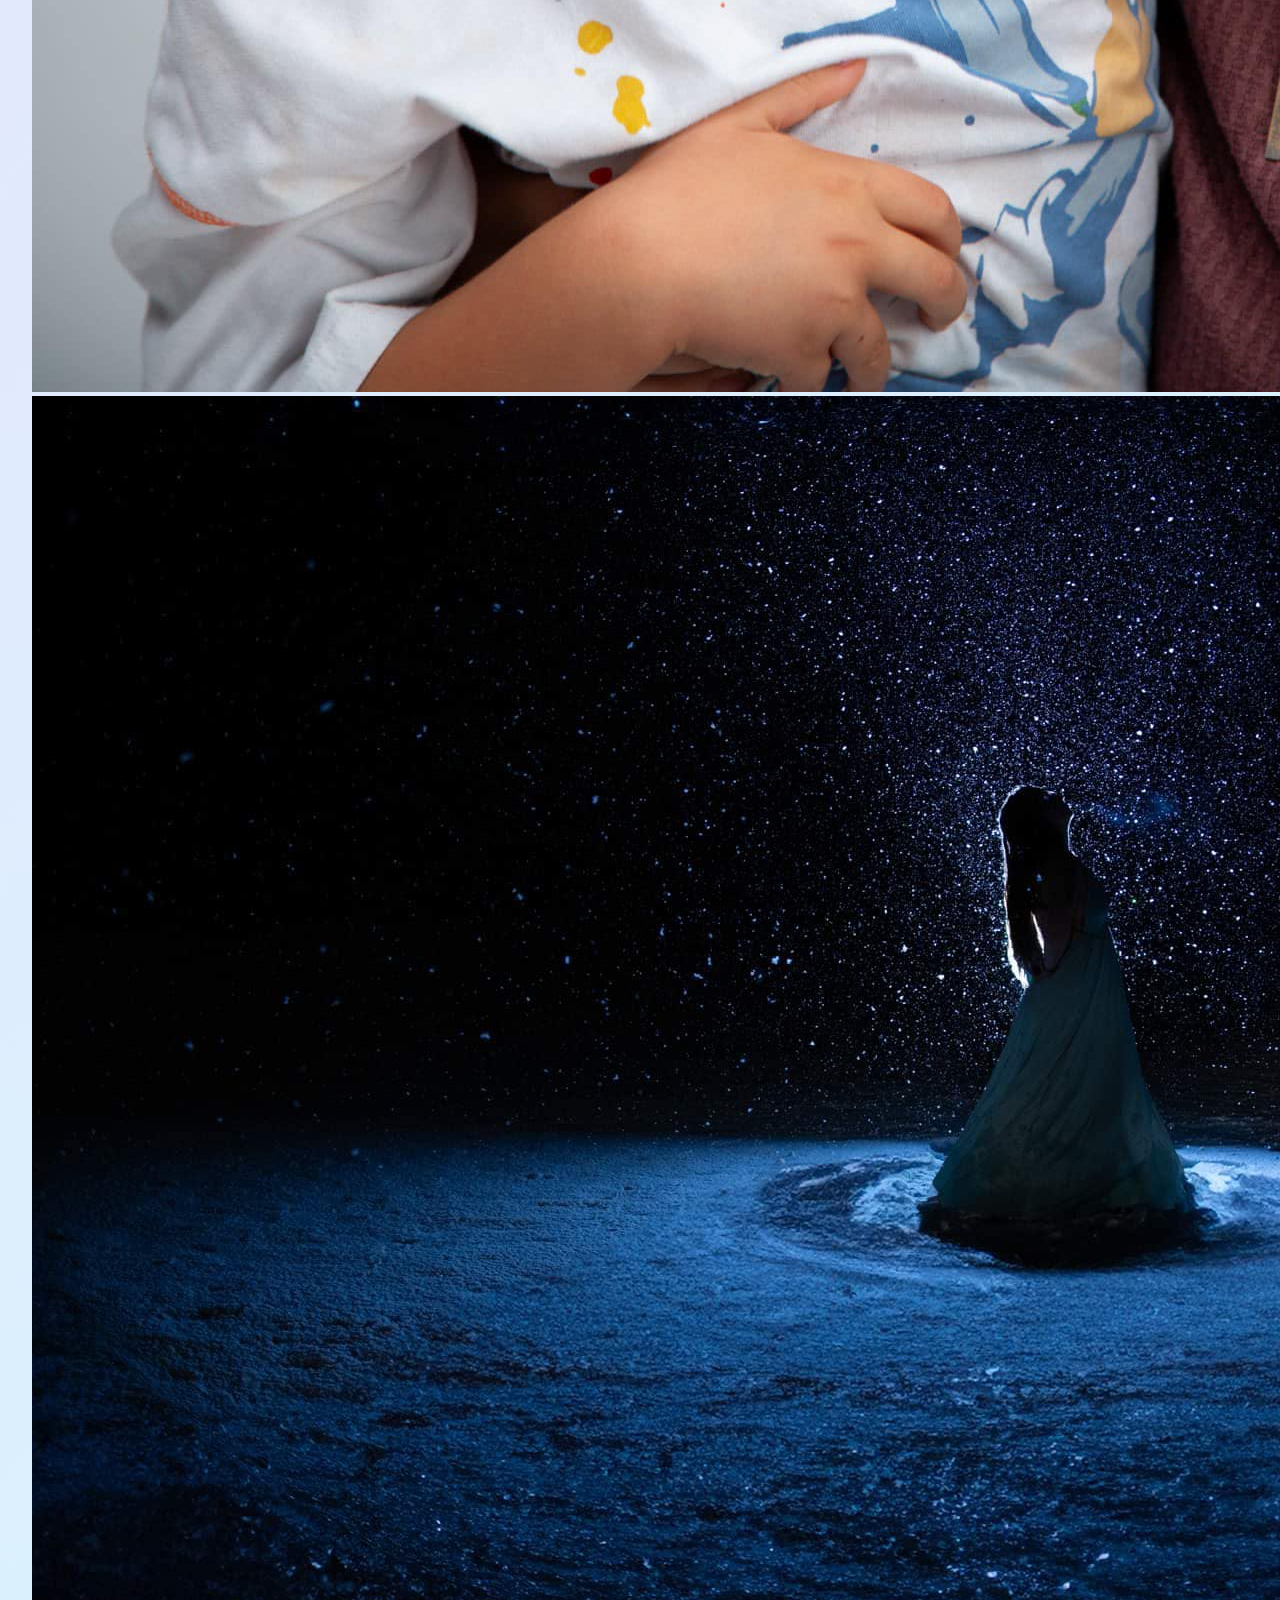
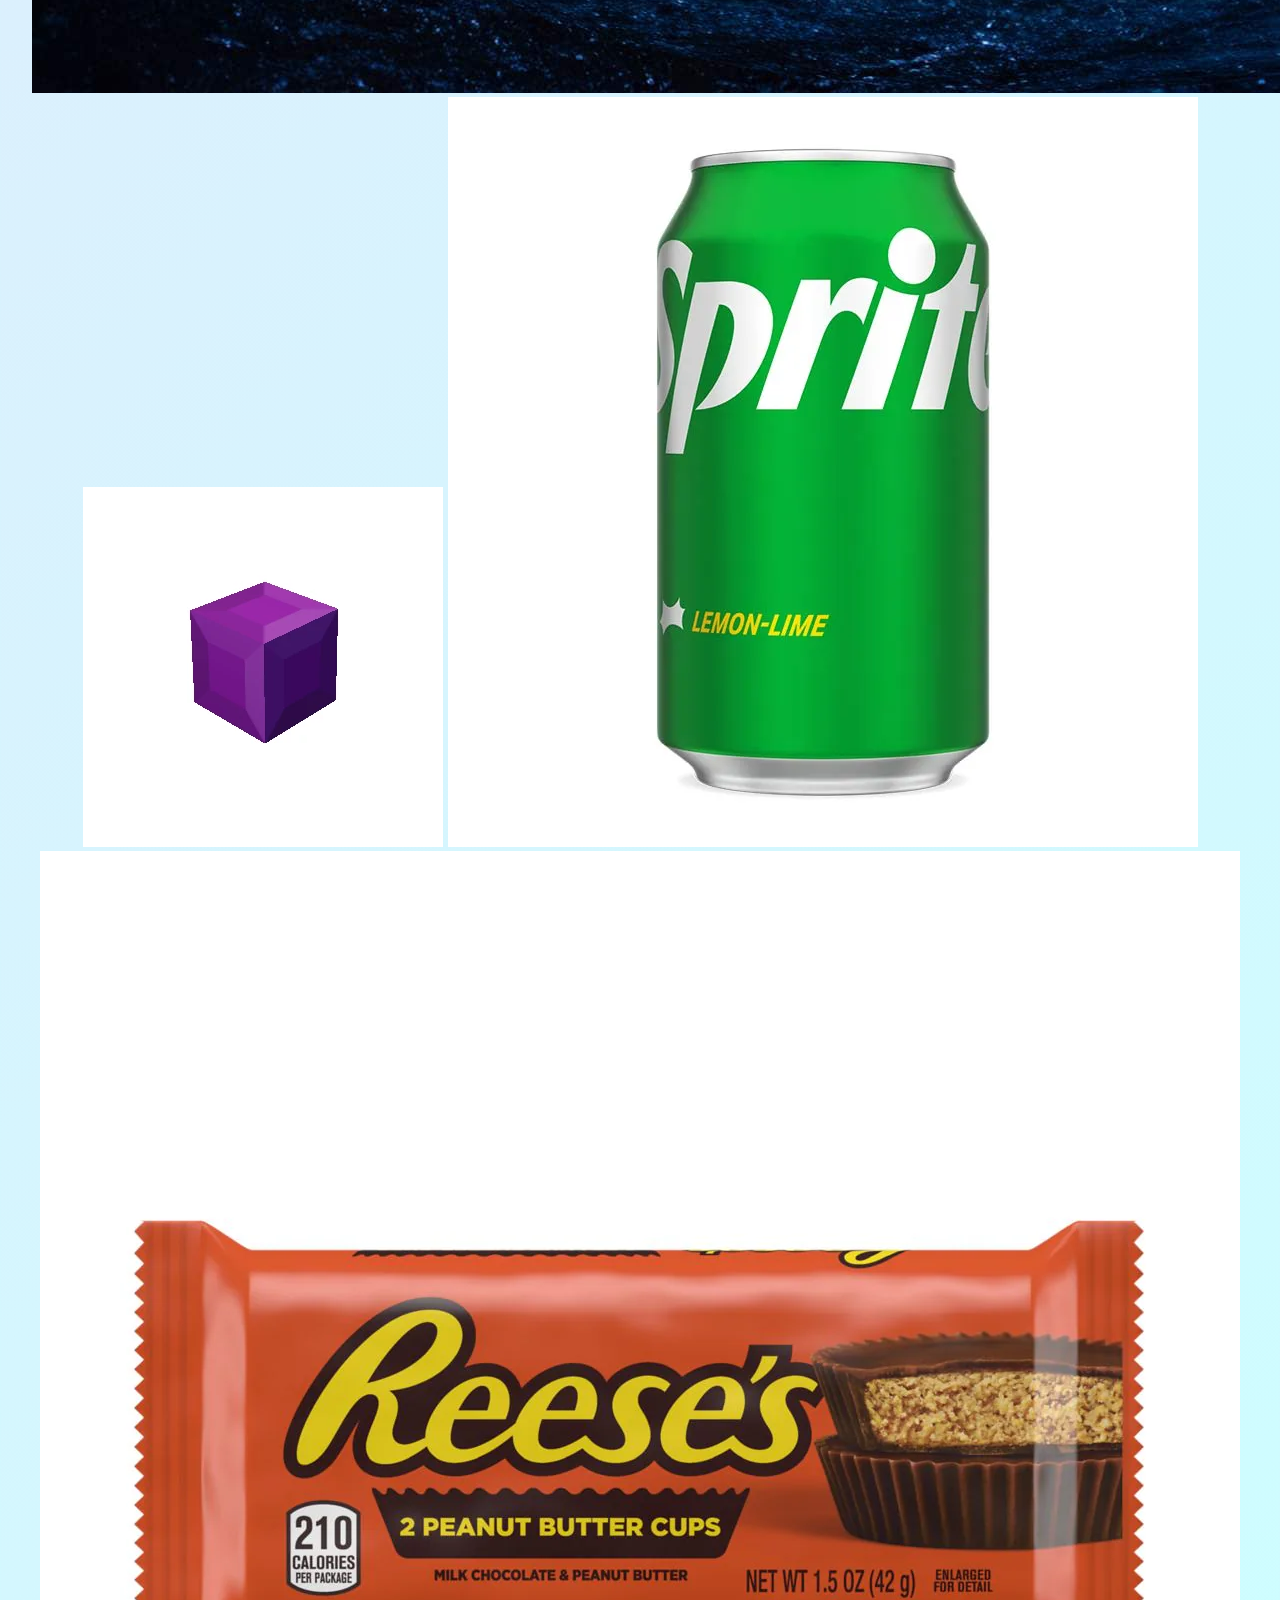
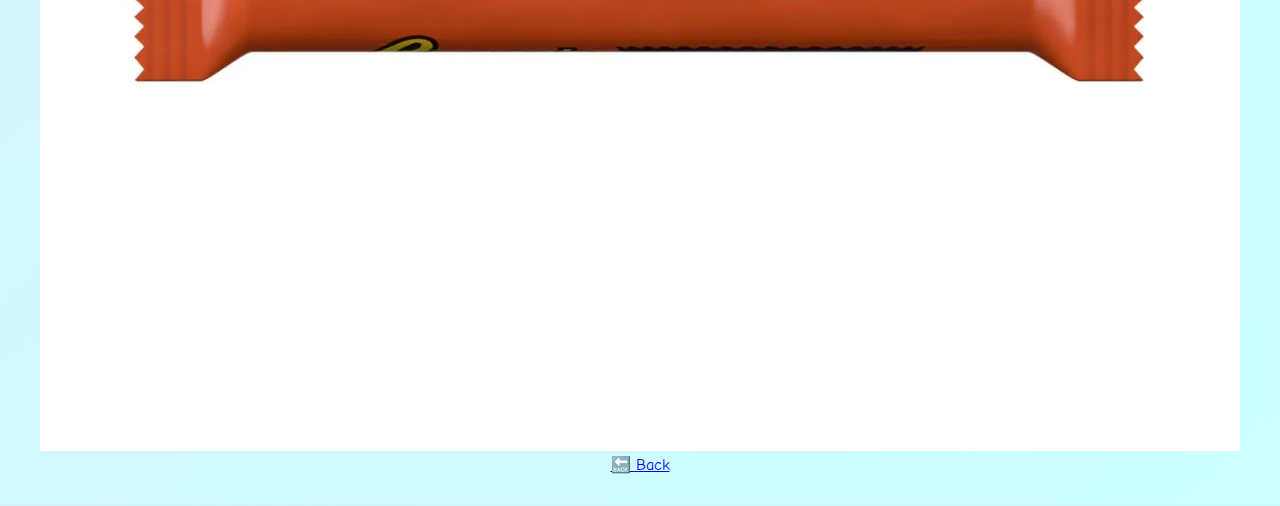
<file: silvynn-project/binder.html>
<!DOCTYPE html>
<html lang="en">

<head>
    <meta charset="utf-8">
    <meta name="viewport" content="width=device-width, initial-scale=1" />
    <title>Mommy and Me Page</title>
    <link rel="stylesheet" href="style.css">
    <link href="https://fonts.googleapis.com/css2?family=Nunito:wght@300;400;700&family=Poppins:wght@600&display=swap" rel="stylesheet">
</head>
  
   <link href="https://fonts.googleapis.com/css2?family=Comic+Neue:wght@700&display=swap" rel="stylesheet">

  <style>
    body {
      margin: 0;
      padding: 2rem;
      background: linear-gradient(135deg, #ffccf9, #ccffff);
      font-family: 'Comic Neue', cursive, sans-serif;
      color: #4b0082;
      text-align: center;
    }

    h1 {
      font-size: 2.5rem;
      margin-bottom: 1rem;
    }

    .scratch-wrapper {
      margin: 2rem auto;
      max-width: 100%;
      overflow-x: auto;
      border-radius: 16px;
      box-shadow: 0 4px 12px rgba(0, 0, 0, 0.15);
    }

    iframe {
      width: 100%;
      max-width: 1000px;
      height: 550px;
      border: none;
      border-radius: 16px;
    }

    .image-gallery {
      margin-top: 3rem;
      display: flex;
      flex-wrap: wrap;
      justify-content: center;
      gap: 1rem;
    }

    .image-gallery img {
      width: 150px;
      height: auto;
      border-radius: 12px;
      box-shadow: 0 2px 6px rgba(0, 0, 0, 0.2);
    }
    

    
  </style>
</head>

<body>
  <h1>💜 Mom & Me Scratch Project Gallery</h1>

  
  <div class="scratch-wrapper">
    <iframe src="https://scratch.mit.edu/projects/1151102390/embed" allowtransparency="true" allowfullscreen></iframe>
  </div>

  
  <div class="scratch-wrapper">
    <iframe src="https://scratch.mit.edu/projects/1180143166/embed" allowtransparency="true" allowfullscreen></iframe>
  </div>

  
  <div class="scratch-wrapper">
    <iframe src="https://scratch.mit.edu/projects/1180210946/embed" allowtransparency="true" allowfullscreen></iframe>
  </div>

  
 <div class="masonry-gallery">
  <img src="./assets/hippo.jpeg" alt="Hippo">
  <img src="./assets/logo.jpg" alt="Logo">
  <img src="./assets/rock.jpg" alt="Rock">
  <img src="./assets/paper.jpg" alt="Paper">
  <img src="./assets/momnme.jpg" alt="Mom and Me">
  <img src="./assets/mom.jpg" alt="Mom">
  <img src="./assets/Purple.jpg" alt="Purple">
  <img src="./assets/sprite.jpg" alt="Sprite">
  <img src="./assets/reeses.jpg" alt="Reeses">
</div>

<a href="../index.html" class="back-button" title="Back to Main Site">🔙 Back</a>
</body>
</html>
</file>
<file: style.css>
* {
  box-sizing: border-box;
}

body {
  font-family: 'Nunito', sans-serif;
  margin: 0;
  padding: 0;
  background: linear-gradient(135deg, #ffd5ec, #d5f4ff, #e0ffd5);
  background-size: 400% 400%;
  animation: gradient 15s ease infinite;
  color: #333;
}

h1, h2 {
  font-family: 'Poppins', sans-serif;
  color: #333;
}

/* Navbar */
.navbar {
  background: rgb(255, 255, 255);
  box-shadow: 0 2px 5px rgba(0, 0, 0, 0.1);
  position: fixed;
  top: 0;
  width: 100%;
  z-index: 1000;
  padding: 0.5rem 1rem;
}

.nav-content {
  max-width: 1200px;
  margin: 0 auto;
  display: flex;
  flex-wrap: wrap;
  justify-content: space-between;
  align-items: center;
}

.navbar h1 {
  margin: 0;
  font-size: 1.5rem;
}

.navbar ul {
  list-style: none;
  display: flex;
  gap: 1rem;
  margin: 0;
  padding: 0;
  flex-wrap: wrap;
}

.navbar a {
  text-decoration: none;
  color: #444;
  font-weight: 600;
  transition: color 0.3s;
}

.navbar a:hover,
.navbar a.active {
  color: #ff69b4;
}

/* Main Container */
.container {
  max-width: 1200px;
  margin: 8rem auto 2rem auto;
  padding: 1rem;
  display: grid;
  grid-template-columns: 1fr 1fr;
  gap: 2rem;
}

.about, .video {
  background-color: rgba(255, 255, 255, 0.8);
  padding: 1.5rem;
  border-radius: 12px;
  box-shadow: 0 4px 10px rgba(0, 0, 0, 0.1);
}

.about h2, .video h2 {
  margin-top: 0;
}

.photo-wrapper {
  margin-top: 1rem;
  text-align: center;
}

.photo-wrapper img.photo {
  max-width: 100%;
  border-radius: 8px;
  border: 3px solid #d4a5ff;
}

.video iframe {
  width: 100%;
  height: 300px;
  border-radius: 8px;
  border: 3px solid #ffa5b5;
}

/* Animation */
@keyframes gradient {
  0% { background-position: 0% 50%; }
  50% { background-position: 100% 50%; }
  100% { background-position: 0% 50%; }
}

/* Responsive */
@media (max-width: 768px) {
  .container {
    grid-template-columns: 1fr;
  }

  .nav-content {
    flex-direction: column;
    align-items: center;
  }

  .navbar ul {
    flex-direction: row;
    flex-wrap: wrap;
    justify-content: center;
    width: 100%;
    gap: 0.5rem;
  }

  .container {
    margin-top: 10rem;
  }
}

@media (max-width: 480px) {
  .video iframe {
    height: 200px;
  }

  .container {
    margin-top: 12rem;
  }
}

.video-wrapper {
  width: 100%;
  aspect-ratio: 16 / 9;
  margin-top: 1rem;
  margin-bottom: 1rem;
}

.video-wrapper iframe {
  width: 100%;
  height: 100%;
  border-radius: 12px;
  border: 3px solid #ffa5b5;
}

.scratch-project {
  background-color: rgba(255, 255, 255, 0.9);
  padding: 1.5rem;
  border-radius: 12px;
  box-shadow: 0 4px 10px rgba(0, 0, 0, 0.1);
  margin-bottom: 2rem;
}

.scratch-wrapper {
  margin-top: 1rem;
  width: 100%;
  aspect-ratio: 16 / 9;
}

.scratch-wrapper iframe {
  width: 100%;
  height: 100%;
  border: 3px solid #a5d2ff;
  border-radius: 12px;
}

.scratch-info {
  background-color: rgba(255, 255, 255, 0.95);
  padding: 1.5rem;
  border-radius: 12px;
  box-shadow: 0 4px 10px rgba(0, 0, 0, 0.1);
  margin-top: 1.5rem;
  margin-bottom: 2rem;
}

.scratch-info h2 {
  font-family: 'Poppins', sans-serif;
  margin-top: 0;
}

.scratch-info p {
  font-family: 'Nunito', sans-serif;
  line-height: 1.6;
}

.play-button {
  display: inline-block;
  background-color: #4a6fb4;
  color: white;
  text-decoration: none;
  padding: 0.75rem 1.5rem;
  font-size: 1rem;
  font-weight: bold;
  border-radius: 8px;
  transition: background-color 0.3s ease, transform 0.2s ease;
}

.play-button:hover {
  background-color: #3a9c77;
  transform: scale(1.05);
}

.photo-grid {
  column-count: 3; /* Adjust to 2 or 4 depending on screen size */
  column-gap: 1rem;
  padding: 1rem;
}

.photo-card {
  display: inline-block;
  margin-bottom: 1rem;
  width: 100%;
  border-radius: 12px;
  overflow: hidden;
  border: 5px solid #a5d2ff;
  background-color: rgba(255, 255, 255, 0.95);
  box-shadow: 0 4px 10px rgba(0, 0, 0, 0.1);
}

.photo-card img {
  display: block;
  width: 100%;
  height: auto;
  border-radius: 5px;
  object-fit: cover;
}


.gallery-container {
  max-width: 1200px;
  margin: 0 auto;
  padding: 5rem 1rem 2rem; /* Add top padding to push content below navbar */
  text-align: center;
}

.gallery-container h2 {
  font-family: 'Poppins', sans-serif;
  font-size: 2.5rem;
  font-weight: 700;
  color: #333;
  text-align: center;

  z-index: 1;
  position: relative;
}

.favorites-container {
  max-width: 1200px;
  margin: 8rem auto 2rem auto;
  padding: 1rem;
  text-align: center;
}

.favorites-heading {
  font-family: 'Poppins', sans-serif;
  font-size: 2.5rem;
  font-weight: 700;
  color: #333;
  margin-bottom: 3rem;
}

.favorites-grid {
  display: flex;
  flex-wrap: wrap;
  gap: 1.5rem;
  justify-content: center;
  align-items: flex-start;
}

.favorite-card {
  background-color: rgba(255, 255, 255, 0.95);
  border-radius: 12px;
  box-shadow: 0 4px 12px rgba(0, 0, 0, 0.1);
  padding: 2rem;
  width: 100%;
  max-width: 400px;
  text-align: left;
}

.favorite-card h3 {
  font-family: 'Poppins', sans-serif;
  font-size: 1.75rem;
  margin-bottom: 1rem;
  color: #555;
}

.favorite-card ul {
  list-style: none;
  padding: 0;
}

.favorite-card li {
  margin: 0.5rem 0;
  font-size: 1.1rem;
  line-height: 1.6;
}

.avatar {
  width: 80px;
  height: 80px;
  border-radius: 50%;
  border: 3px solid #a5d2ff;
  margin-bottom: 1rem;
  left: 50%;
  transform: translateX(150%);
}

.favorite-card li:hover {
  background-color: #c97eec54;
  border-radius: 6px;
}

.personality-quiz {
  background-color: rgba(255, 255, 255, 0.95);
  border-radius: 16px;
  box-shadow: 0 4px 12px rgba(0,0,0,0.1);
  padding: 2rem;
  margin: 4rem auto 2rem;
  max-width: 600px;
  width: 100%;
  text-align: center;
  font-family: 'Nunito', sans-serif;
}

.personality-quiz h3 {
  font-family: 'Poppins', sans-serif;
  font-size: 1.8rem;
  color: #333;
  margin-bottom: 1.5rem;
}

.quiz-question {
  margin-bottom: 1.5rem;
}

.quiz-question p {
  font-size: 1.1rem;
  margin-bottom: 0.8rem;
}

.quiz-question button {
  background-color: #f3f3f3;
  border: 2px solid #a5d2ff;
  border-radius: 12px;
  padding: 0.6rem 1.2rem;
  margin: 0.3rem;
  font-size: 1rem;
  font-weight: 600;
  cursor: pointer;
  transition: all 0.2s ease;
  font-family: 'Nunito', sans-serif;
}

.quiz-question button:hover {
  background-color: #d5f4ff;
  transform: scale(1.05);
}

.quiz-result {
  font-size: 1.3rem;
  font-weight: bold;
  color: #555;
  margin-top: 2rem;
}

.quiz-message {
  font-size: 1.4rem;
  font-weight: bold;
  color: #444;
  animation: fadeInZoom 1s ease forwards;
  margin-bottom: 1.5rem;
}

.retry-btn {
  background-color: #d5f4ff;
  border: none;
  padding: 0.8rem 1.5rem;
  font-size: 1rem;
  font-weight: bold;
  border-radius: 10px;
  cursor: pointer;
  transition: background-color 0.3s ease, transform 0.2s ease;
}

.retry-btn:hover {
  background-color: #a5d2ff;
  transform: scale(1.05);
}

.confetti {
  position: fixed;
  top: -30px;
  font-size: 1.5rem;
  animation: fall 3s linear forwards;
  z-index: 999;
  pointer-events: none;
}

@keyframes fall {
  to {
    transform: translateY(100vh) rotate(360deg);
    opacity: 0;
  }
}

@keyframes fadeInZoom {
  from {
    opacity: 0;
    transform: scale(0.8);
  }
  to {
    opacity: 1;
    transform: scale(1);
  }
}

body {
  font-family: 'Nunito', sans-serif;
  background: linear-gradient(135deg, #ffd5ec, #d5f4ff, #e0ffd5);
  background-size: 400% 400%;
  animation: gradient 15s ease infinite;
  color: #333;
  margin: 0;
  padding: 0;
}

@keyframes gradient {
  0% { background-position: 0% 50%; }
  50% { background-position: 100% 50%; }
  100% { background-position: 0% 50%; }
}

.navbar {
  background: rgba(255, 255, 255, 0.95);
  box-shadow: 0 2px 5px rgba(0, 0, 0, 0.1);
  position: fixed;
  top: 0;
  width: 100%;
  z-index: 1000;
  padding: 0.5rem 1rem;
}

.nav-content {
  max-width: 1200px;
  margin: 0 auto;
  display: flex;
  justify-content: space-between;
  align-items: center;
  flex-wrap: wrap;
}

.navbar h1 {
  margin: 0;
  font-size: 1.5rem;
}

.navbar ul {
  list-style: none;
  display: flex;
  gap: 1rem;
  margin: 0;
  padding: 0;
}

.navbar a {
  text-decoration: none;
  color: #444;
  font-weight: 600;
  transition: color 0.3s;
}

.navbar a:hover,
.navbar a.active {
  color: #8e44ad; /* purple for active page */
}

main.project-container {
  margin-top: 8rem;
  max-width: 1000px;
  margin-left: auto;
  margin-right: auto;
  padding: 2rem;
  text-align: center;
}

main.project-container h2 {
  font-family: 'Poppins', sans-serif;
  font-size: 2rem;
  color: #333;
  margin-bottom: 2rem;
}

iframe {
  border-radius: 12px;
  box-shadow: 0 6px 15px rgba(0, 0, 0, 0.15);
  background: white;
}

.site-footer {
  background-color: rgba(255, 255, 255, 0.8);
  border-top: 2px solid #a5d2ff;
  padding: 1rem;
  font-family: 'Nunito', sans-serif;
  font-size: 0.9rem;
  color: #333;
  text-align: center;
  margin-top: 3rem;
  border-radius: 12px 12px 0 0;
  box-shadow: 0 -2px 10px rgba(0, 0, 0, 0.05);
}

.site-footer a {
  color: #4ab48c;
  text-decoration: none;
  font-weight: 600;
  margin: 0 0.5rem;
  transition: color 0.3s;
}

.site-footer a:hover {
  color: #0f2218;
}

.site-footer p {
  margin: 0.3rem 0;
}
.fixed-back-btn {
  position: fixed;
  bottom: 20px;
  right: 20px;
  background-color: #a5d2ff;
  color: #0f2218;
  padding: 0.6rem 1.2rem;
  border-radius: 12px;
  font-family: 'Poppins', sans-serif;
  font-weight: 600;
  font-size: 1rem;
  text-decoration: none;
  box-shadow: 0 4px 12px rgba(0, 0, 0, 0.1);
  z-index: 999;
  transition: background-color 0.3s ease, transform 0.2s ease;
}

.fixed-back-btn:hover {
  background-color: #4ab48c;
  color: white;
  transform: scale(1.05);
}
</file>
<file: silvynn-project/style.css>
body {
  font-family: 'Nunito', sans-serif;
  margin: 0;
  padding: 0;
  background: linear-gradient(135deg, #ffd5ec, #d5f4ff, #e0ffd5);
  background-size: 400% 400%;
  animation: gradient 15s ease infinite;
  color: #333;
}

h1, h2 {
  font-family: 'Poppins', sans-serif;
  color: #333;
}

/* Navbar */
.navbar {
  background: rgb(255, 255, 255);
  box-shadow: 0 2px 5px rgba(0, 0, 0, 0.1);
  position: fixed;
  top: 0;
  width: 100%;
  z-index: 1000;
  padding: 0.5rem 1rem;
}

.nav-content {
  max-width: 1200px;
  margin: 0 auto;
  display: flex;
  flex-wrap: wrap;
  justify-content: space-between;
  align-items: center;
}

.navbar h1 {
  margin: 0;
  font-size: 1.5rem;
}

.navbar ul {
  list-style: none;
  display: flex;
  gap: 1rem;
  margin: 0;
  padding: 0;
  flex-wrap: wrap;
}

.navbar a {
  text-decoration: none;
  color: #444;
  font-weight: 600;
  transition: color 0.3s;
}

.navbar a:hover,
.navbar a.active {
  color: #ff69b4;
}

/* Main Container */
.container {
  max-width: 1200px;
  margin: 8rem auto 2rem auto;
  padding: 1rem;
  display: grid;
  grid-template-columns: 1fr 1fr;
  gap: 2rem;
}
</file>
